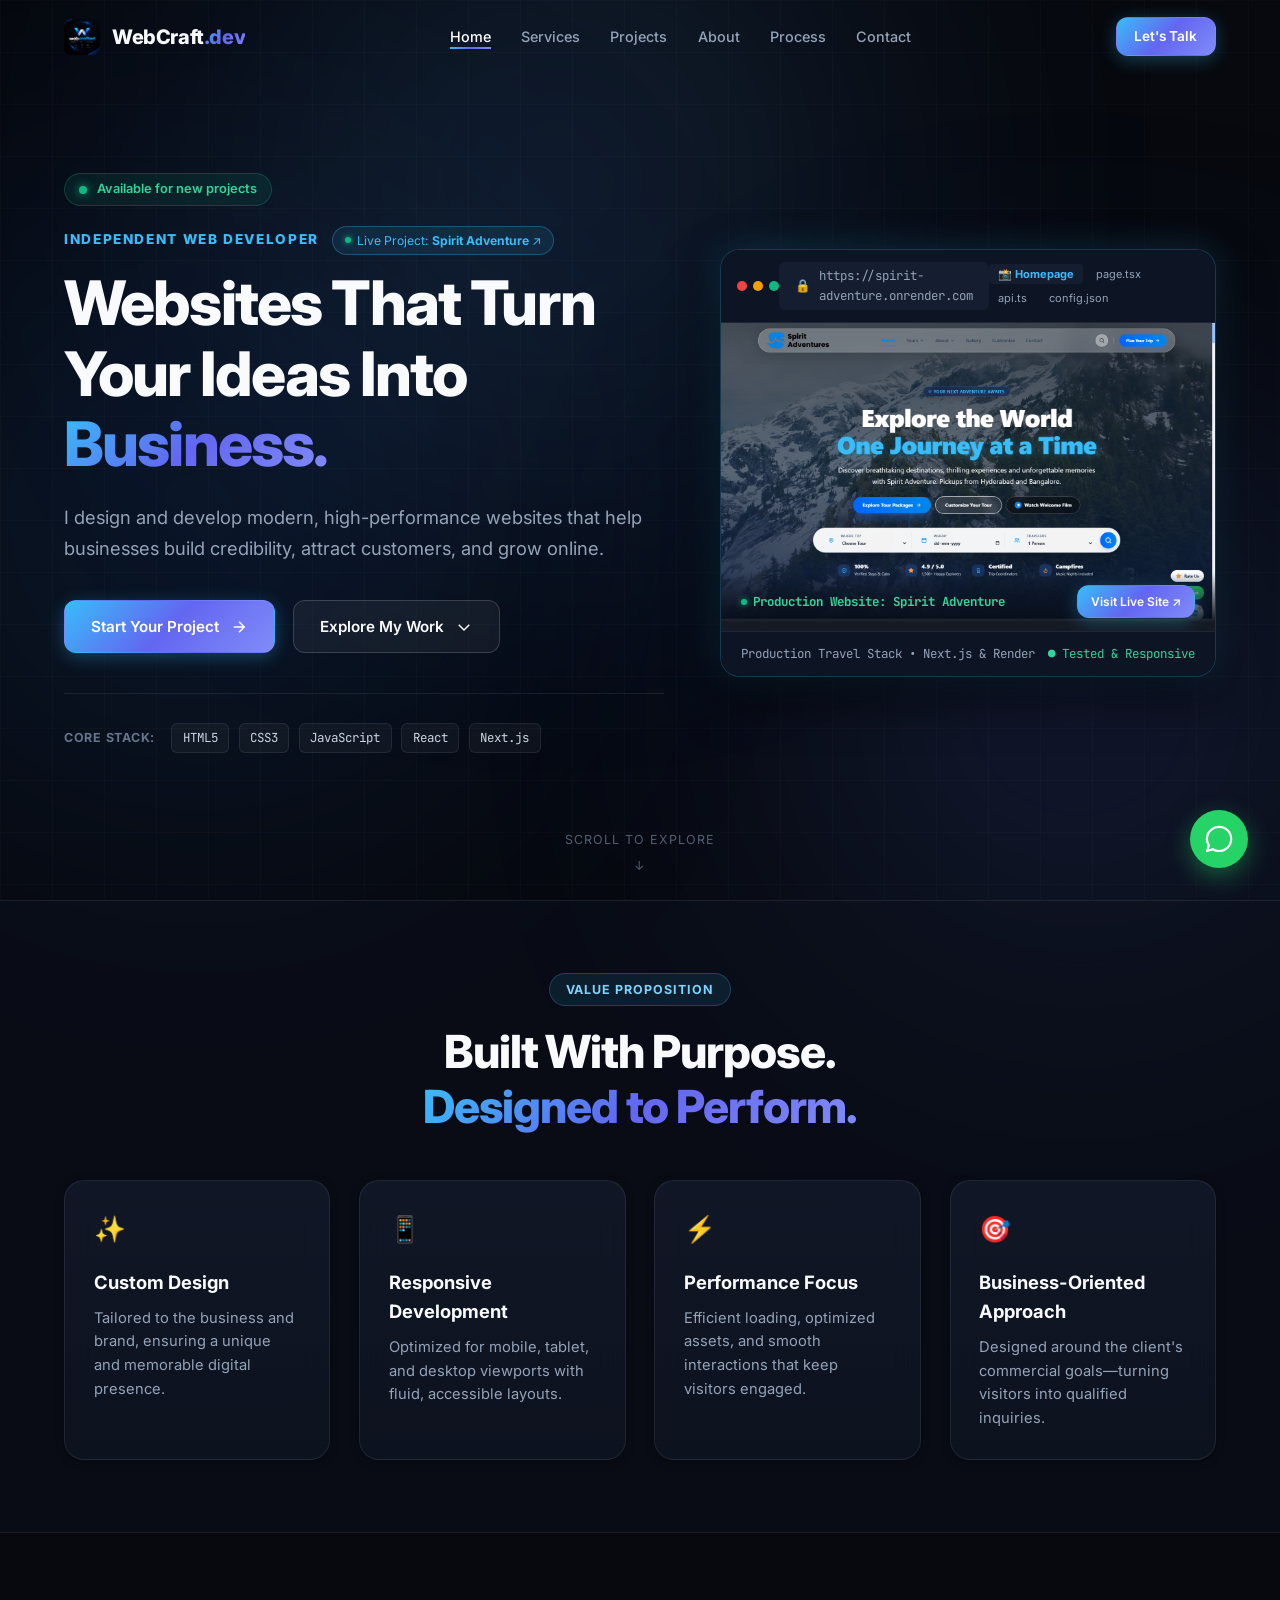
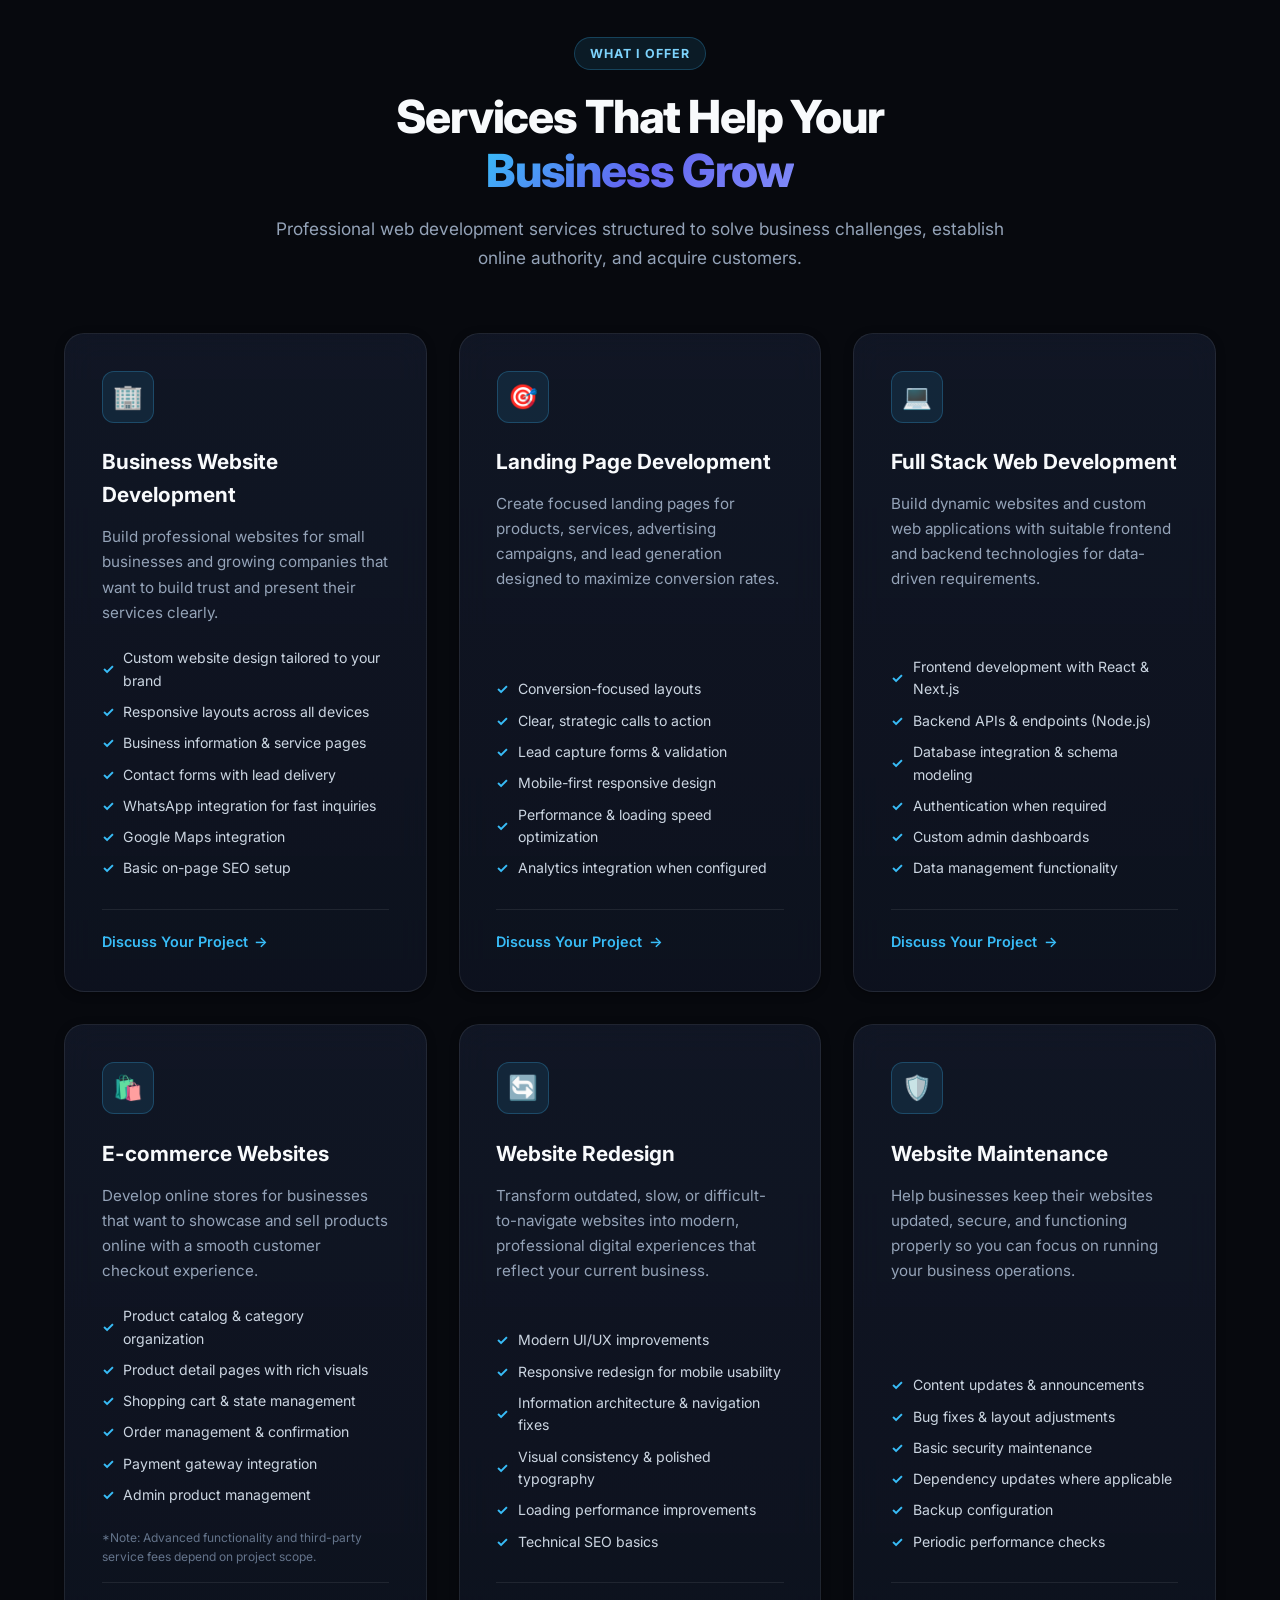
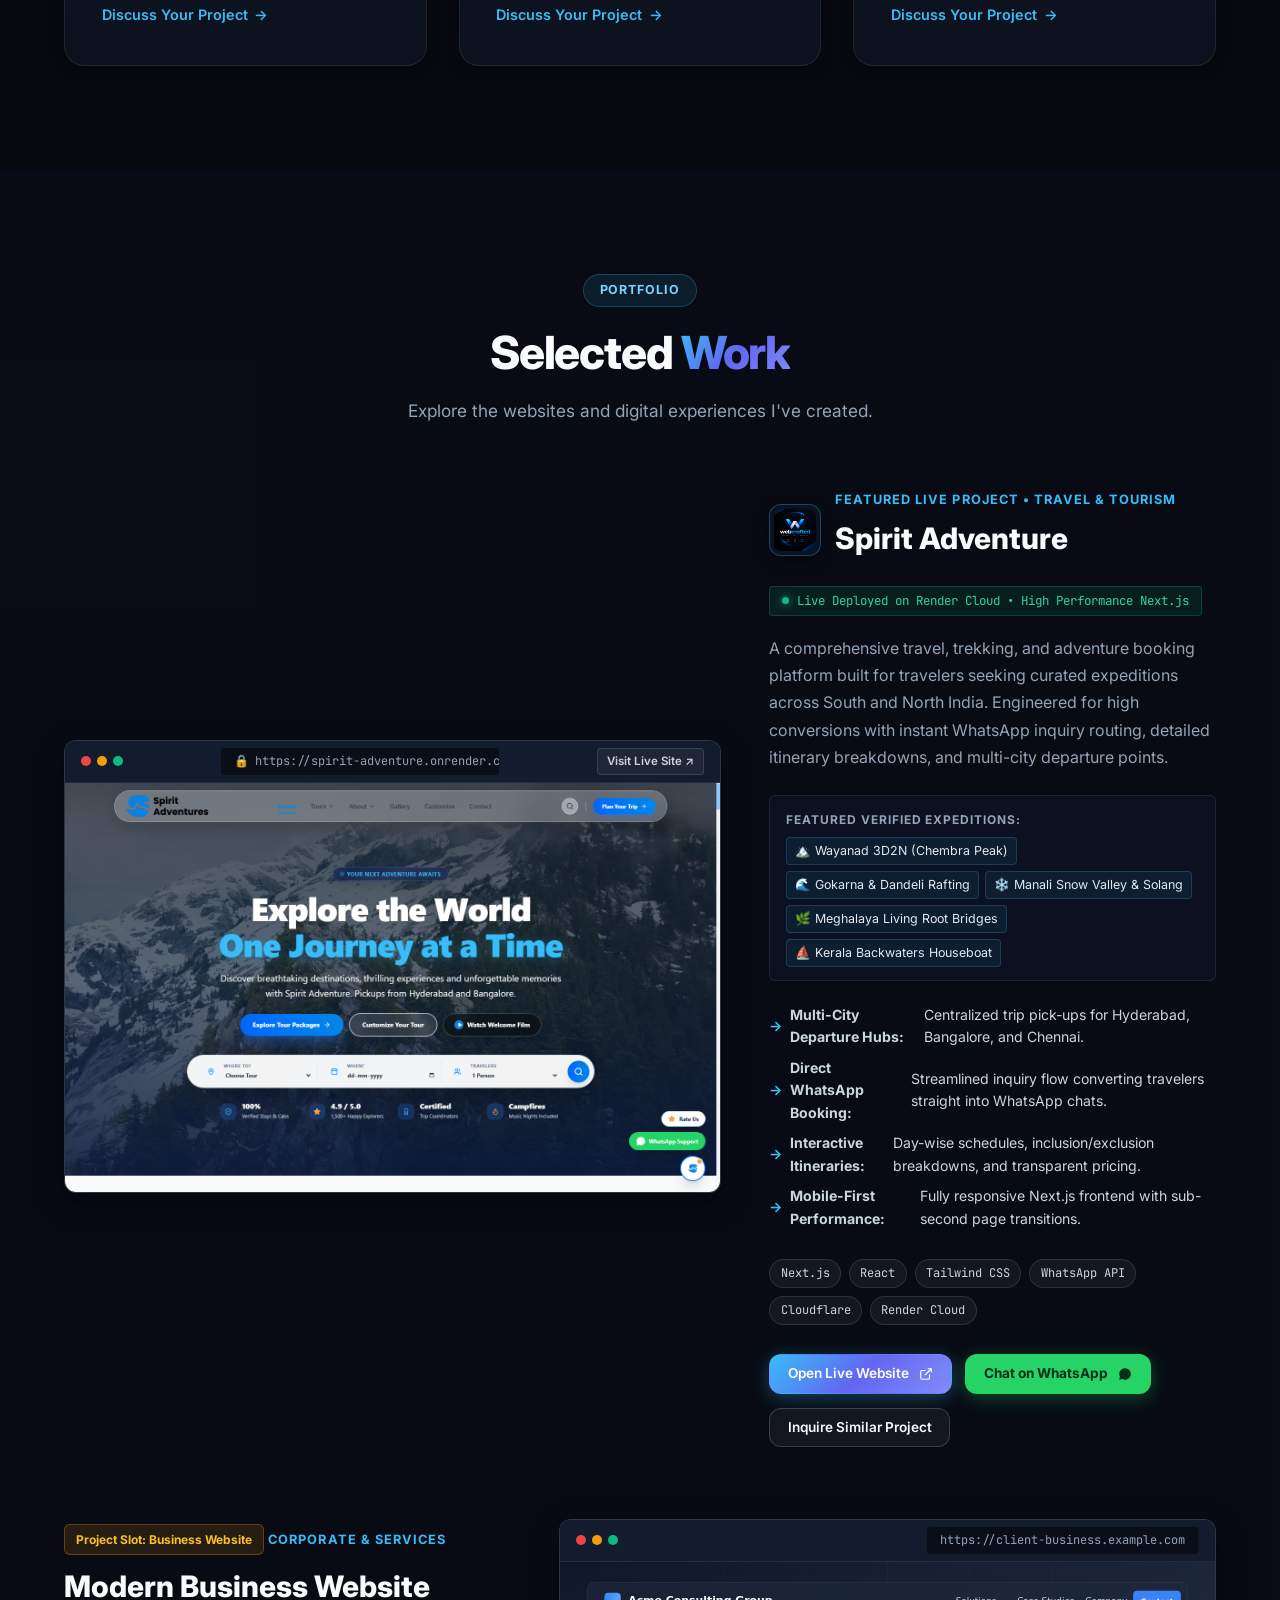
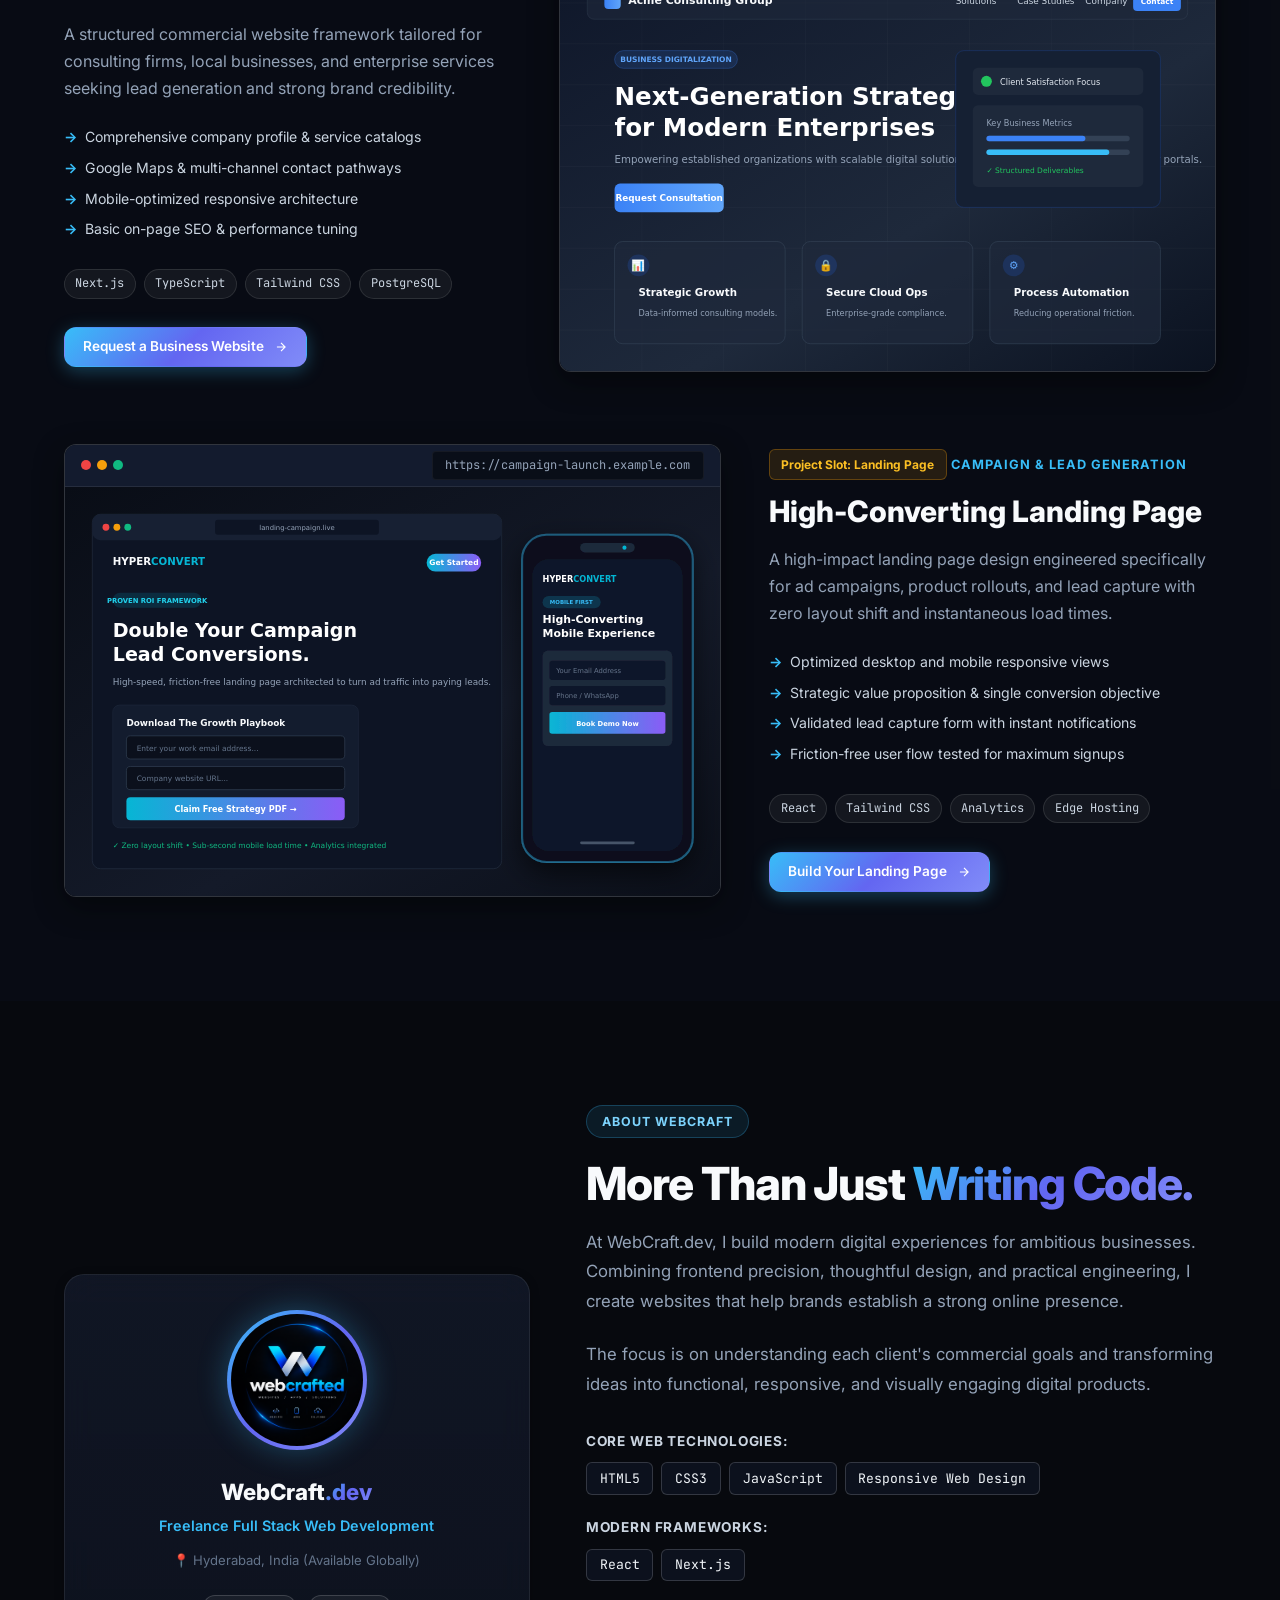
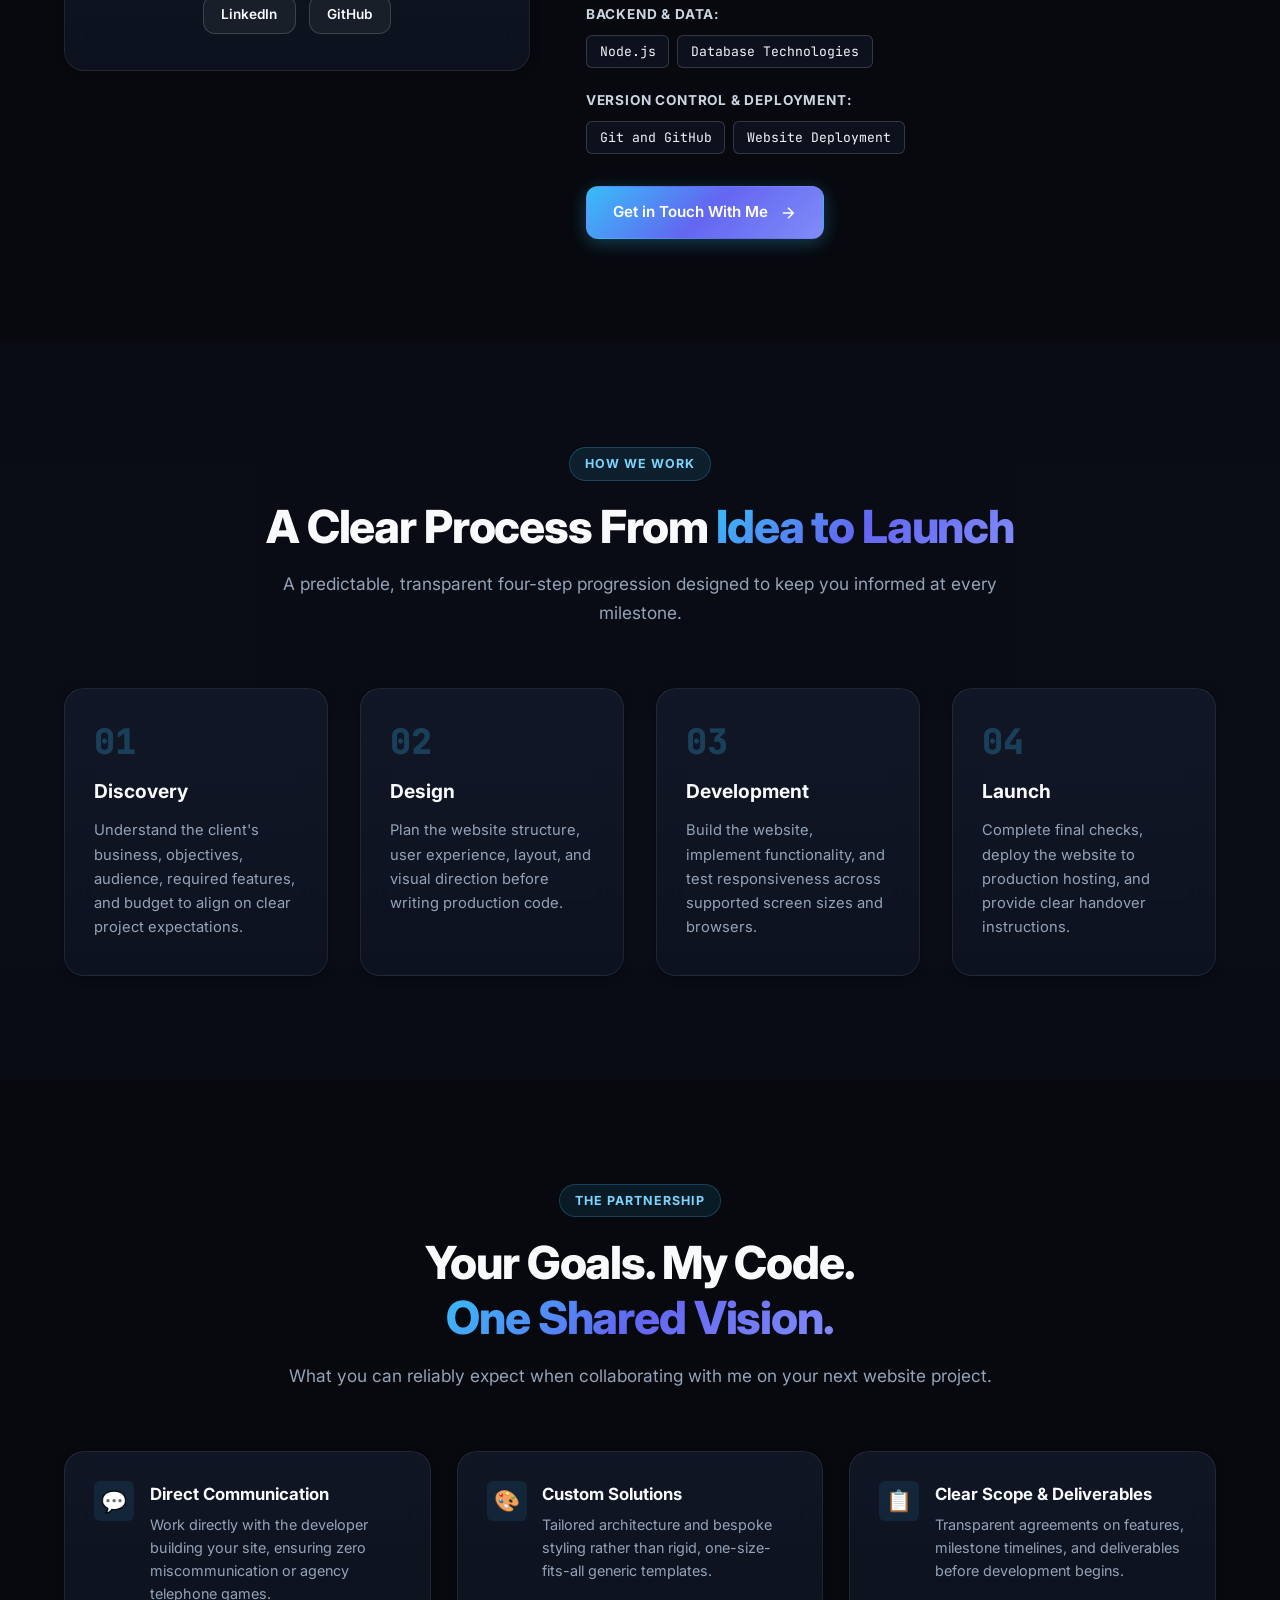
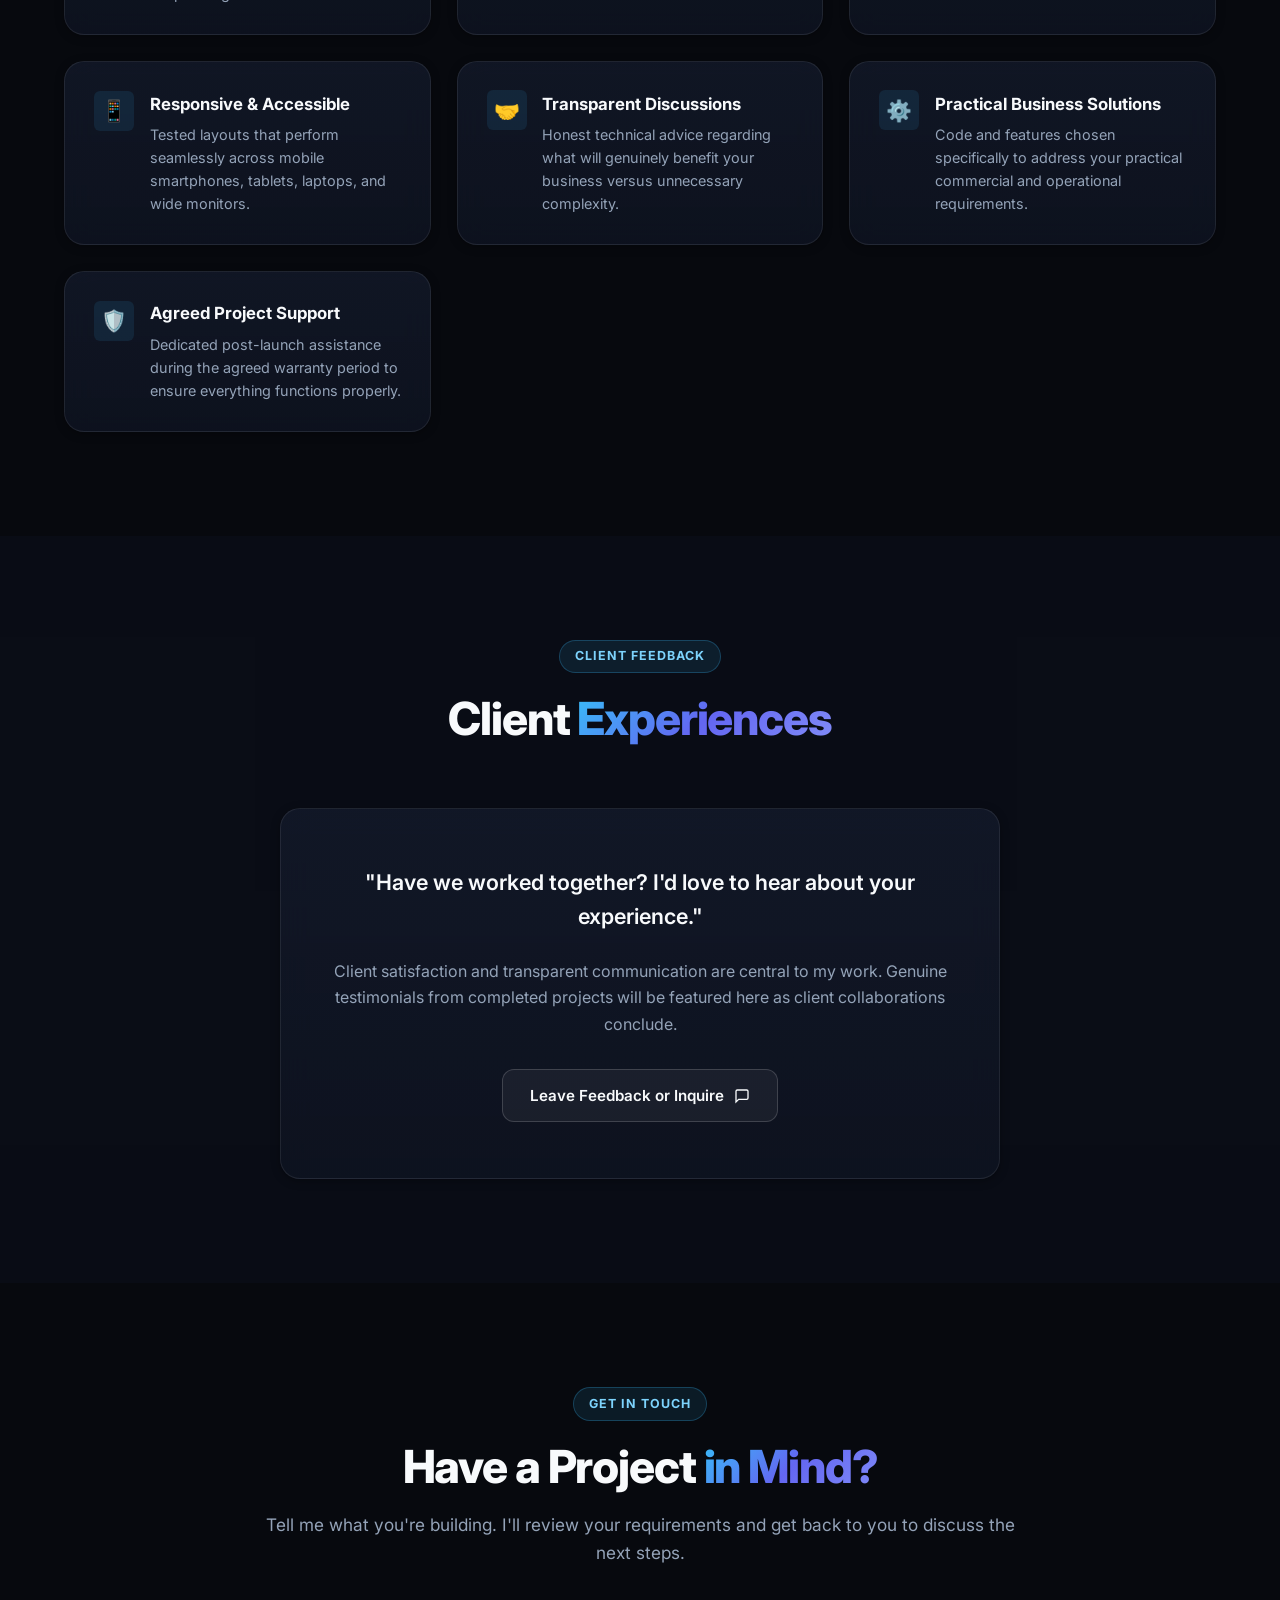
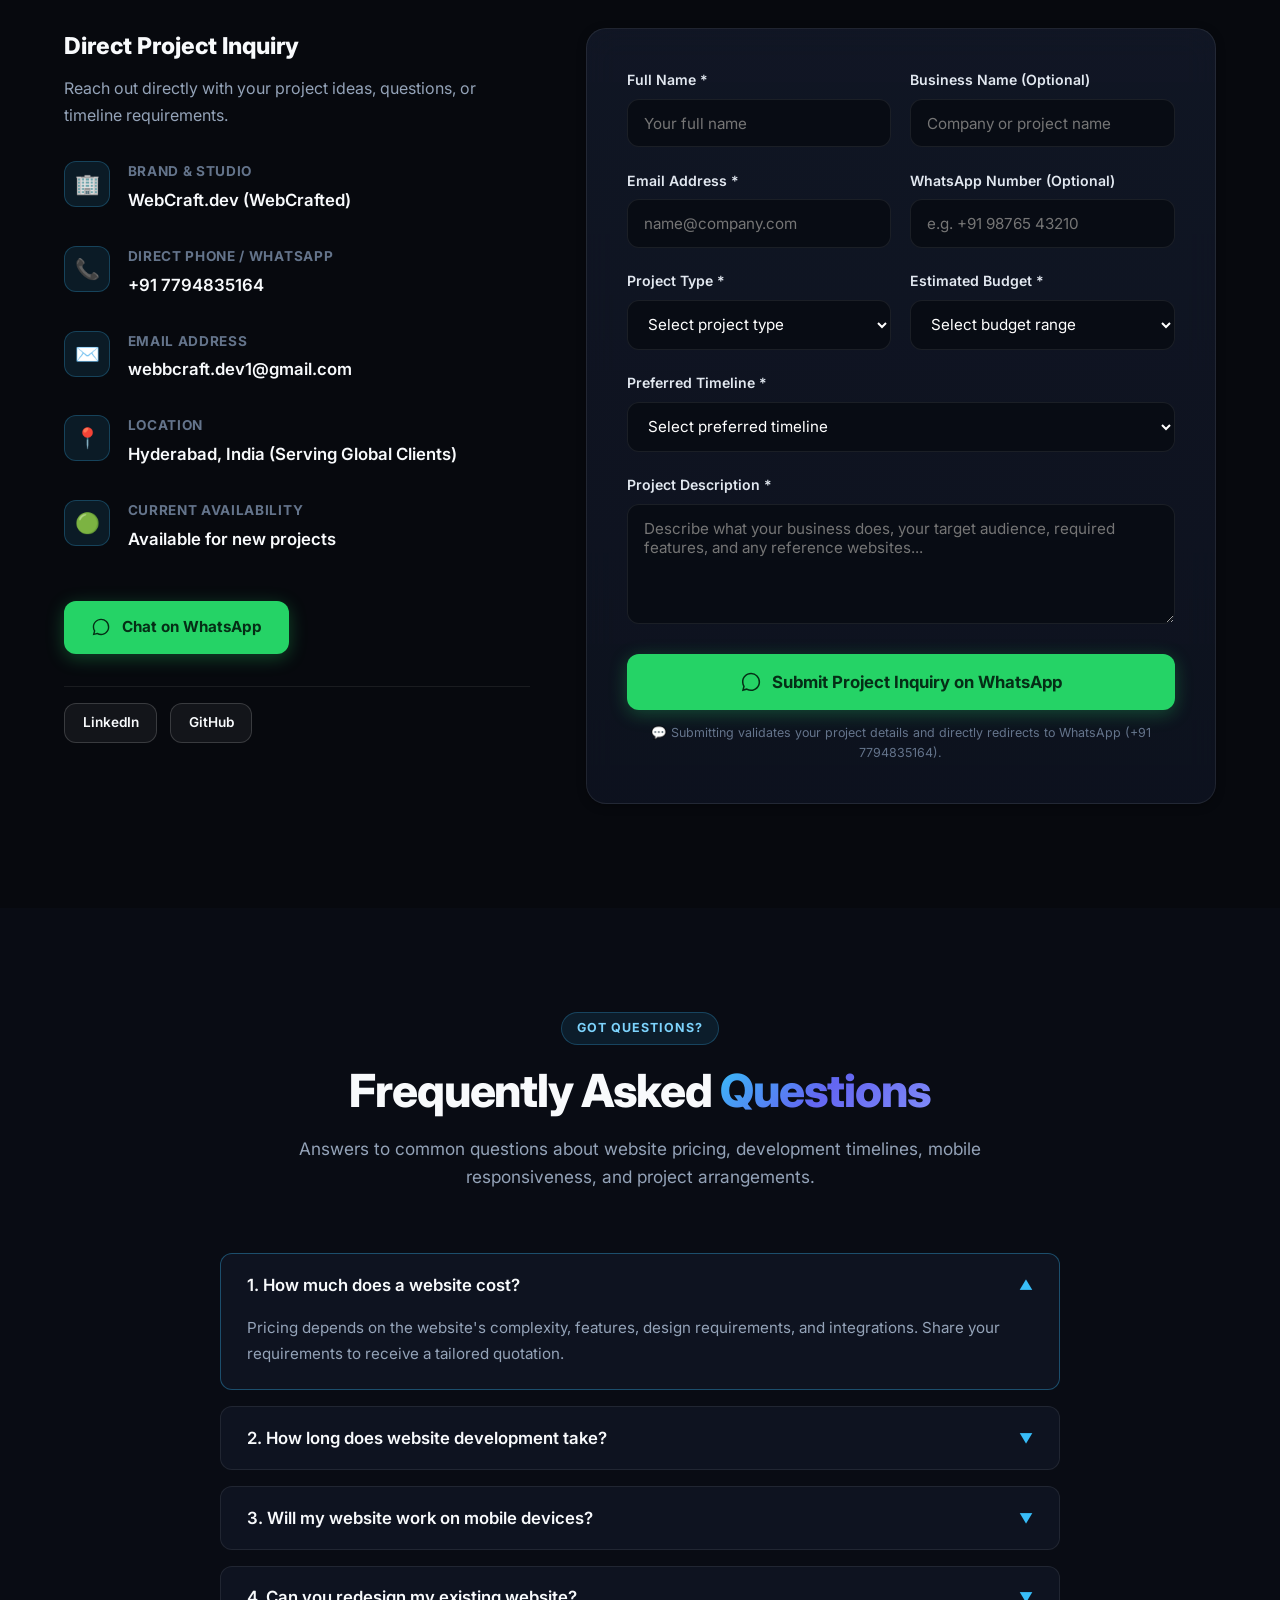
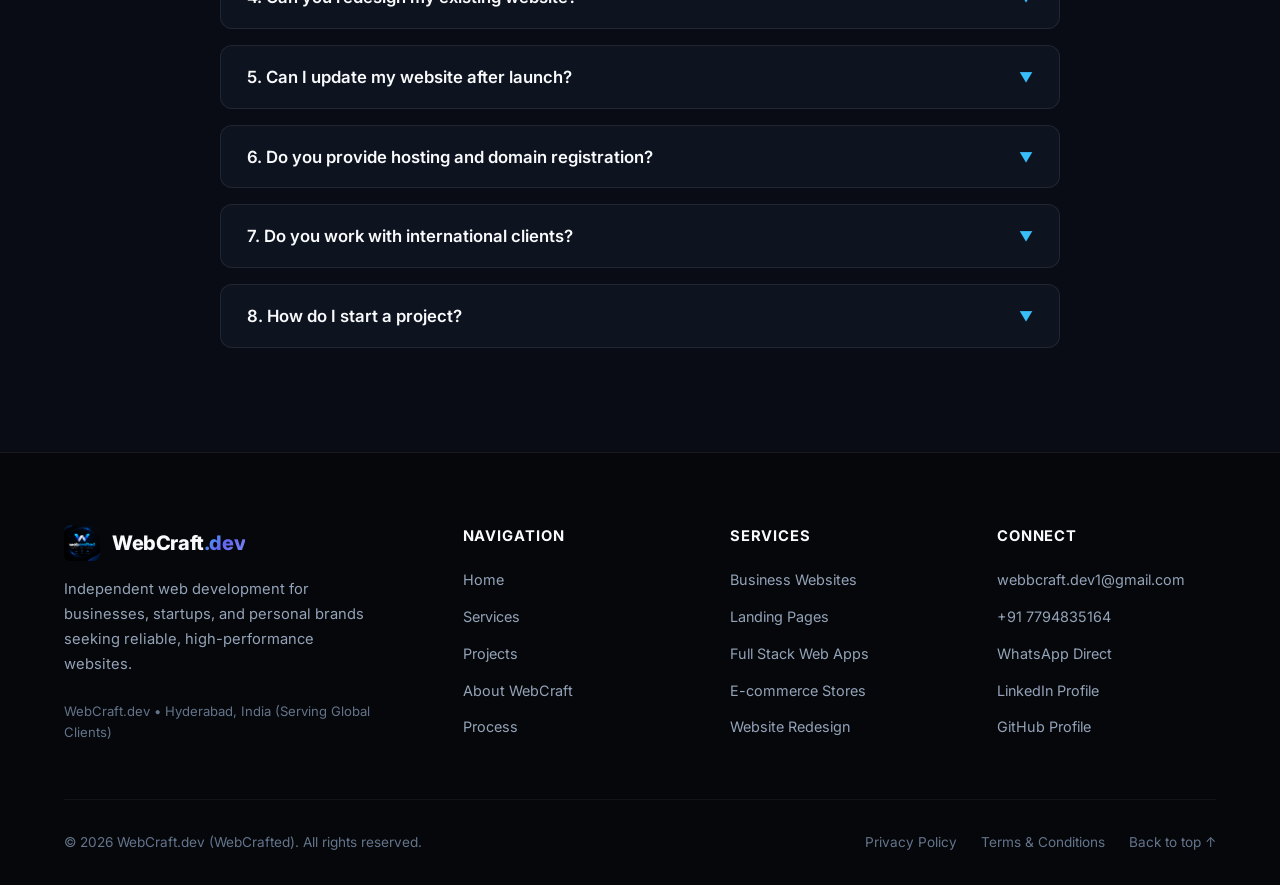
<file: index.html>
<!DOCTYPE html>
<html lang="en">
<head>
  <meta charset="UTF-8">
  <meta name="viewport" content="width=device-width, initial-scale=1.0">
  <title>WebCraft.dev | Freelance Full Stack Web Development</title>
  
  <meta name="description" content="WebCraft.dev — Freelance Full Stack Web Development. Modern, high-performance websites for businesses, startups, tourism companies, and growing brands.">
  <meta name="keywords" content="WebCraft.dev, WebCrafted, Freelance Web Developer, Full Stack Web Development, Next.js Developer, React Developer, Travel Website Development, Business Websites">
  <meta name="author" content="WebCraft.dev">

  <!-- Open Graph / Social Media -->
  <meta property="og:type" content="website">
  <meta property="og:url" content="https://webcraft.dev/">
  <meta property="og:title" content="WebCraft.dev | Modern Full Stack Web Development">
  <meta property="og:description" content="Websites That Turn Your Ideas Into Business. High-performance, modern websites designed to help businesses build credibility and grow.">
  <meta property="og:image" content="assets/spirit-adventure-home.png">

  <!-- Favicon -->
  <link rel="icon" type="image/png" href="Assests/Logo.png">
  <link rel="alternate icon" type="image/svg+xml" href="Assests/Logo.png">
  
  <!-- Google Fonts: Inter & JetBrains Mono -->
  <link rel="preconnect" href="https://fonts.googleapis.com">
  <link rel="preconnect" href="https://fonts.gstatic.com" crossorigin>
  <link href="https://fonts.googleapis.com/css2?family=Inter:wght@400;500;600;700;800&family=JetBrains+Mono:wght@400;500;600;700&display=swap" rel="stylesheet">

  <link rel="stylesheet" href="styles.css">
  <script src="config.js"></script>
</head>
<body>

  <!-- Background Ambient Lights & Grid -->
  <div class="ambient-glow ambient-glow-1"></div>
  <div class="ambient-glow ambient-glow-2"></div>
  <div class="ambient-glow ambient-glow-3"></div>
  <div class="bg-grid-overlay"></div>

  <!-- ==========================================================================
       Section 3: Navigation Bar
       ========================================================================== -->
  <header>
    <nav class="navbar" role="navigation" aria-label="Main Navigation">
      <div class="container nav-container">
        
        <!-- Left: Logo / Typographic Wordmark -->
        <a href="#home" class="brand-logo" aria-label="WebCraft.dev Home">
          <img src="Assests/Logo.png" alt="WebCrafted logo" class="brand-icon" onerror="this.onerror=null; this.src='assets/logo.svg';">
          <span>WebCraft<span class="gradient-text">.dev</span></span>
        </a>

        <!-- Center: Navigation Links -->
        <ul class="nav-links">
          <li><a href="#home" class="nav-link active">Home</a></li>
          <li><a href="#services" class="nav-link">Services</a></li>
          <li><a href="#projects" class="nav-link">Projects</a></li>
          <li><a href="#about" class="nav-link">About</a></li>
          <li><a href="#process" class="nav-link">Process</a></li>
          <li><a href="#contact" class="nav-link">Contact</a></li>
        </ul>

        <!-- Right: Action CTA -->
        <div class="nav-actions">
          <a href="#contact" class="btn btn-primary btn-sm">Let's Talk</a>
          <button class="nav-mobile-toggle" aria-label="Toggle navigation menu" aria-expanded="false">☰</button>
        </div>

      </div>
    </nav>
  </header>

  <!-- Mobile Drawer Menu -->
  <div class="mobile-nav-drawer" role="dialog" aria-modal="true" aria-label="Mobile Navigation">
    <a href="#home">Home</a>
    <a href="#services">Services</a>
    <a href="#projects">Projects</a>
    <a href="#about">About</a>
    <a href="#process">Process</a>
    <a href="#contact">Contact</a>
    <a href="#contact" class="btn btn-primary" style="margin-top: 1rem; color: #fff;">Let's Talk</a>
  </div>

  <!-- ==========================================================================
       Section 4: Hero Section
       ========================================================================== -->
  <section id="home" class="hero-section">
    <div class="container hero-grid">
      
      <div class="hero-content">
        <!-- Compact Availability Indicator -->
        <div class="availability-pill">
          <span class="availability-dot"></span>
          <span class="availability-text">Available for new projects</span>
        </div>

        <!-- Introductory Label & Featured Live Tag -->
        <div style="display: flex; align-items: center; gap: 0.8rem; flex-wrap: wrap; margin-bottom: 0.8rem;">
          <span class="hero-intro-label" style="margin-bottom: 0;">INDEPENDENT WEB DEVELOPER</span>
          <a href="#projects" class="hero-featured-tag">
            <span class="pulse-emerald"></span>
            <span>Live Project: <strong>Spirit Adventure</strong> ↗</span>
          </a>
        </div>

        <!-- Main Headline -->
        <h1 class="hero-title">
          Websites That Turn Your Ideas Into <span class="gradient-text">Business.</span>
        </h1>

        <!-- Supporting Description -->
        <p class="hero-description">
          I design and develop modern, high-performance websites that help businesses build credibility, attract customers, and grow online.
        </p>

        <!-- CTA Group -->
        <div class="hero-cta-group">
          <a href="#contact" class="btn btn-primary">
            <span>Start Your Project</span>
            <svg width="18" height="18" viewBox="0 0 24 24" fill="none" stroke="currentColor" stroke-width="2"><path d="M5 12h14M12 5l7 7-7 7"/></svg>
          </a>
          <a href="#projects" class="btn btn-secondary">
            <span>Explore My Work</span>
            <svg width="18" height="18" viewBox="0 0 24 24" fill="none" stroke="currentColor" stroke-width="2"><path d="M19 9l-7 7-7-7"/></svg>
          </a>
        </div>

        <!-- Technology Labels -->
        <div class="hero-tech-pills">
          <span class="hero-tech-label">Core Stack:</span>
          <span class="hero-tech-pill">HTML5</span>
          <span class="hero-tech-pill">CSS3</span>
          <span class="hero-tech-pill">JavaScript</span>
          <span class="hero-tech-pill">React</span>
          <span class="hero-tech-pill">Next.js</span>
        </div>
      </div>

      <!-- Hero Visual Preview Window -->
      <div class="hero-visual-card">
        <div class="browser-bar">
          <div class="browser-dots">
            <div class="browser-dot red"></div>
            <div class="browser-dot yellow"></div>
            <div class="browser-dot green"></div>
          </div>
          <div class="browser-url-input">
            <span>🔒</span>
            <span id="heroUrlDisplay">https://spirit-adventure.onrender.com</span>
          </div>
          <div style="display: flex; gap: 4px; flex-wrap: wrap;">
            <button class="browser-tab-btn active" data-file="spirit-preview" style="background:#151d30; color:#38bdf8; border:none; padding:3px 9px; border-radius:4px; font-size:11px; cursor:pointer; font-weight:700;">📸 Homepage</button>
            <button class="browser-tab-btn" data-file="page.tsx" style="background:transparent; color:#94a3b8; border:none; padding:3px 9px; border-radius:4px; font-size:11px; cursor:pointer;">page.tsx</button>
            <button class="browser-tab-btn" data-file="api.ts" style="background:transparent; color:#94a3b8; border:none; padding:3px 9px; border-radius:4px; font-size:11px; cursor:pointer;">api.ts</button>
            <button class="browser-tab-btn" data-file="config.json" style="background:transparent; color:#94a3b8; border:none; padding:3px 9px; border-radius:4px; font-size:11px; cursor:pointer;">config.json</button>
          </div>
        </div>

        <!-- Spirit Adventure Homepage Screenshot (Active View by Default) -->
        <div id="heroSpiritPreviewView" class="hero-screenshot-wrapper">
          <img src="assets/spirit-adventure-home.png" alt="Spirit Adventure Website Homepage Screenshot" class="hero-screenshot-img" loading="eager">
          <div class="hero-screenshot-overlay">
            <div class="hero-screenshot-badge">
              <span class="pulse-emerald"></span> Production Website: Spirit Adventure
            </div>
            <a href="https://spirit-adventure.onrender.com/" target="_blank" rel="noopener noreferrer" class="btn btn-primary btn-sm" style="font-size: 0.75rem; padding: 0.35rem 0.8rem;">
              Visit Live Site ↗
            </a>
          </div>
        </div>

        <!-- Code Content Area (Visible when code tabs are clicked) -->
        <div class="browser-content-area" id="heroCodeArea" style="display: none;">
          <pre style="margin:0; overflow-x:auto;"><code id="heroCodeContent"></code></pre>
        </div>

        <div style="padding:0.75rem 1.25rem; background:#0d1424; border-top:1px solid var(--border-subtle); display:flex; justify-content:space-between; align-items:center; font-size:0.78rem; font-family:var(--font-mono); color:var(--text-muted);">
          <span>Production Travel Stack • Next.js &amp; Render</span>
          <span style="color:#34d399;">● Tested &amp; Responsive</span>
        </div>
      </div>

    </div>

    <!-- Scroll Indicator -->
    <a href="#trust" class="hero-scroll-indicator" aria-label="Scroll to next section">
      <span>Scroll to explore</span>
      <span>↓</span>
    </a>
  </section>

  <!-- ==========================================================================
       Section 5: Trust and Value Section
       ========================================================================== -->
  <section id="trust" class="trust-section">
    <div class="container">
      <div class="section-header" style="margin-bottom: 2.8rem;">
        <span class="section-tag">Value Proposition</span>
        <h2 class="section-title">Built With Purpose. <span class="gradient-text">Designed to Perform.</span></h2>
      </div>

      <div class="trust-grid">
        <div class="glass-card trust-item">
          <div class="trust-icon">✨</div>
          <h3 class="trust-title">Custom Design</h3>
          <p class="trust-desc">Tailored to the business and brand, ensuring a unique and memorable digital presence.</p>
        </div>

        <div class="glass-card trust-item">
          <div class="trust-icon">📱</div>
          <h3 class="trust-title">Responsive Development</h3>
          <p class="trust-desc">Optimized for mobile, tablet, and desktop viewports with fluid, accessible layouts.</p>
        </div>

        <div class="glass-card trust-item">
          <div class="trust-icon">⚡</div>
          <h3 class="trust-title">Performance Focus</h3>
          <p class="trust-desc">Efficient loading, optimized assets, and smooth interactions that keep visitors engaged.</p>
        </div>

        <div class="glass-card trust-item">
          <div class="trust-icon">🎯</div>
          <h3 class="trust-title">Business-Oriented Approach</h3>
          <p class="trust-desc">Designed around the client's commercial goals—turning visitors into qualified inquiries.</p>
        </div>
      </div>
    </div>
  </section>

  <!-- ==========================================================================
       Section 6: Services Section
       ========================================================================== -->
  <section id="services">
    <div class="container">
      <div class="section-header">
        <span class="section-tag">What I Offer</span>
        <h2 class="section-title">Services That Help Your <span class="gradient-text">Business Grow</span></h2>
        <p class="section-desc">
          Professional web development services structured to solve business challenges, establish online authority, and acquire customers.
        </p>
      </div>

      <div class="services-grid">
        
        <!-- Service 1: Business Website Development -->
        <div class="glass-card service-card">
          <div class="service-icon-box">🏢</div>
          <h3 class="service-title">Business Website Development</h3>
          <p class="service-desc">
            Build professional websites for small businesses and growing companies that want to build trust and present their services clearly.
          </p>
          <ul class="service-features-list">
            <li>Custom website design tailored to your brand</li>
            <li>Responsive layouts across all devices</li>
            <li>Business information &amp; service pages</li>
            <li>Contact forms with lead delivery</li>
            <li>WhatsApp integration for fast inquiries</li>
            <li>Google Maps integration</li>
            <li>Basic on-page SEO setup</li>
          </ul>
          <div class="service-footer-cta">
            <a href="#contact" class="discuss-link">Discuss Your Project <span>→</span></a>
          </div>
        </div>

        <!-- Service 2: Landing Page Development -->
        <div class="glass-card service-card">
          <div class="service-icon-box">🎯</div>
          <h3 class="service-title">Landing Page Development</h3>
          <p class="service-desc">
            Create focused landing pages for products, services, advertising campaigns, and lead generation designed to maximize conversion rates.
          </p>
          <ul class="service-features-list">
            <li>Conversion-focused layouts</li>
            <li>Clear, strategic calls to action</li>
            <li>Lead capture forms &amp; validation</li>
            <li>Mobile-first responsive design</li>
            <li>Performance &amp; loading speed optimization</li>
            <li>Analytics integration when configured</li>
          </ul>
          <div class="service-footer-cta">
            <a href="#contact" class="discuss-link">Discuss Your Project <span>→</span></a>
          </div>
        </div>

        <!-- Service 3: Full Stack Web Development -->
        <div class="glass-card service-card">
          <div class="service-icon-box">💻</div>
          <h3 class="service-title">Full Stack Web Development</h3>
          <p class="service-desc">
            Build dynamic websites and custom web applications with suitable frontend and backend technologies for data-driven requirements.
          </p>
          <ul class="service-features-list">
            <li>Frontend development with React &amp; Next.js</li>
            <li>Backend APIs &amp; endpoints (Node.js)</li>
            <li>Database integration &amp; schema modeling</li>
            <li>Authentication when required</li>
            <li>Custom admin dashboards</li>
            <li>Data management functionality</li>
          </ul>
          <div class="service-footer-cta">
            <a href="#contact" class="discuss-link">Discuss Your Project <span>→</span></a>
          </div>
        </div>

        <!-- Service 4: E-commerce Websites -->
        <div class="glass-card service-card">
          <div class="service-icon-box">🛍️</div>
          <h3 class="service-title">E-commerce Websites</h3>
          <p class="service-desc">
            Develop online stores for businesses that want to showcase and sell products online with a smooth customer checkout experience.
          </p>
          <ul class="service-features-list">
            <li>Product catalog &amp; category organization</li>
            <li>Product detail pages with rich visuals</li>
            <li>Shopping cart &amp; state management</li>
            <li>Order management &amp; confirmation</li>
            <li>Payment gateway integration</li>
            <li>Admin product management</li>
          </ul>
          <p style="font-size:0.75rem; color:var(--text-dim); margin-top:-0.5rem; margin-bottom:1rem;">
            *Note: Advanced functionality and third-party service fees depend on project scope.
          </p>
          <div class="service-footer-cta">
            <a href="#contact" class="discuss-link">Discuss Your Project <span>→</span></a>
          </div>
        </div>

        <!-- Service 5: Website Redesign -->
        <div class="glass-card service-card">
          <div class="service-icon-box">🔄</div>
          <h3 class="service-title">Website Redesign</h3>
          <p class="service-desc">
            Transform outdated, slow, or difficult-to-navigate websites into modern, professional digital experiences that reflect your current business.
          </p>
          <ul class="service-features-list">
            <li>Modern UI/UX improvements</li>
            <li>Responsive redesign for mobile usability</li>
            <li>Information architecture &amp; navigation fixes</li>
            <li>Visual consistency &amp; polished typography</li>
            <li>Loading performance improvements</li>
            <li>Technical SEO basics</li>
          </ul>
          <div class="service-footer-cta">
            <a href="#contact" class="discuss-link">Discuss Your Project <span>→</span></a>
          </div>
        </div>

        <!-- Service 6: Website Maintenance -->
        <div class="glass-card service-card">
          <div class="service-icon-box">🛡️</div>
          <h3 class="service-title">Website Maintenance</h3>
          <p class="service-desc">
            Help businesses keep their websites updated, secure, and functioning properly so you can focus on running your business operations.
          </p>
          <ul class="service-features-list">
            <li>Content updates &amp; announcements</li>
            <li>Bug fixes &amp; layout adjustments</li>
            <li>Basic security maintenance</li>
            <li>Dependency updates where applicable</li>
            <li>Backup configuration</li>
            <li>Periodic performance checks</li>
          </ul>
          <div class="service-footer-cta">
            <a href="#contact" class="discuss-link">Discuss Your Project <span>→</span></a>
          </div>
        </div>

      </div>
    </div>
  </section>

  <!--
       Section 7: Featured Projects Section (Selected Work)
        -->
  <section id="projects" style="background: rgba(14, 19, 32, 0.35);">
    <div class="container">
      <div class="section-header">
        <span class="section-tag">Portfolio</span>
        <h2 class="section-title">Selected <span class="gradient-text">Work</span></h2>
        <p class="section-desc">
          Explore the websites and digital experiences I've created.
        </p>
      </div>

      <div class="projects-editorial-list">
        
        <!-- Project 1: Spirit Adventure (REAL LIVE PRODUCTION PROJECT) -->
        <article class="project-showcase-item project-featured-hero" id="spiritAdventureShowcase">
          <!-- Desktop Mockup Frame with Homepage Screenshot -->
          <div class="project-preview-side">
            <div class="device-frame-desktop">
              <div class="device-desktop-header">
                <div class="device-dots">
                  <div class="browser-dot red"></div>
                  <div class="browser-dot yellow"></div>
                  <div class="browser-dot green"></div>
                </div>
                <div class="device-url-bar">
                  <span>🔒</span>
                  <span>https://spirit-adventure.onrender.com</span>
                </div>
                <a href="https://spirit-adventure.onrender.com/" target="_blank" rel="noopener noreferrer" class="device-mode-btn" title="Open live website in new tab">
                  <span>Visit Live Site ↗</span>
                </a>
              </div>

              <!-- Media Box with Website Homepage Screenshot -->
              <div class="device-media-box">
                <img src="assets/spirit-adventure-home.png" alt="Spirit Adventure Website Homepage Screenshot" loading="lazy" class="project-screenshot-img">
              </div>
            </div>
          </div>

          <!-- Project Info -->
          <div class="project-info-side">
            <div class="project-header-row">
              <img src="Assests/Logo.png" alt="Spirit Adventure Logo" class="project-brand-avatar">
              <div>
                <span class="project-category-tag">Featured Live Project • Travel &amp; Tourism</span>
                <h3 class="project-title">Spirit Adventure</h3>
              </div>
            </div>

            <div class="live-deployment-badge">
              <span class="badge-status-dot"></span>
              <span>Live Deployed on Render Cloud • High Performance Next.js</span>
            </div>

            <p class="project-description">
              A comprehensive travel, trekking, and adventure booking platform built for travelers seeking curated expeditions across South and North India. Engineered for high conversions with instant WhatsApp inquiry routing, detailed itinerary breakdowns, and multi-city departure points.
            </p>

            <div class="project-tours-highlight">
              <span class="tours-label">Featured Verified Expeditions:</span>
              <div class="tours-pills-grid">
                <span class="tour-pill">🏔️ Wayanad 3D2N (Chembra Peak)</span>
                <span class="tour-pill">🌊 Gokarna &amp; Dandeli Rafting</span>
                <span class="tour-pill">❄️ Manali Snow Valley &amp; Solang</span>
                <span class="tour-pill">🌿 Meghalaya Living Root Bridges</span>
                <span class="tour-pill">⛵ Kerala Backwaters Houseboat</span>
              </div>
            </div>

            <ul class="project-highlights-list">
              <li><strong>Multi-City Departure Hubs:</strong> Centralized trip pick-ups for Hyderabad, Bangalore, and Chennai.</li>
              <li><strong>Direct WhatsApp Booking:</strong> Streamlined inquiry flow converting travelers straight into WhatsApp chats.</li>
              <li><strong>Interactive Itineraries:</strong> Day-wise schedules, inclusion/exclusion breakdowns, and transparent pricing.</li>
              <li><strong>Mobile-First Performance:</strong> Fully responsive Next.js frontend with sub-second page transitions.</li>
            </ul>

            <div class="project-tech-tags">
              <span class="tech-tag">Next.js</span>
              <span class="tech-tag">React</span>
              <span class="tech-tag">Tailwind CSS</span>
              <span class="tech-tag">WhatsApp API</span>
              <span class="tech-tag">Cloudflare</span>
              <span class="tech-tag">Render Cloud</span>
            </div>

            <div class="project-actions-group">
              <a href="https://spirit-adventure.onrender.com/" target="_blank" rel="noopener noreferrer" class="btn btn-primary btn-sm">
                <span>Open Live Website</span>
                <svg width="14" height="14" viewBox="0 0 24 24" fill="none" stroke="currentColor" stroke-width="2"><path d="M18 13v6a2 2 0 0 1-2 2H5a2 2 0 0 1-2-2V8a2 2 0 0 1 2-2h6"/><polyline points="15 3 21 3 21 9"/><line x1="10" y1="14" x2="21" y2="3"/></svg>
              </a>
              <a href="https://wa.me/917794835164?text=Hi%20WebCraft.dev,%20I%20saw%20your%20Spirit%20Adventure%20project%20and%20would%20like%20to%20build%20a%20similar%20travel%20or%20booking%20website!" target="_blank" rel="noopener noreferrer" class="btn btn-whatsapp btn-sm">
                <span>Chat on WhatsApp</span>
                <svg width="14" height="14" viewBox="0 0 24 24" fill="currentColor"><path d="M12.04 2c-5.46 0-9.91 4.45-9.91 9.91 0 1.75.46 3.45 1.32 4.95L2.05 22l5.25-1.38c1.45.79 3.08 1.21 4.74 1.21 5.46 0 9.91-4.45 9.91-9.91 0-2.65-1.03-5.14-2.9-7.01A9.816 9.816 0 0 0 12.04 2z"/></svg>
              </a>
              <a href="#contact" class="btn btn-secondary btn-sm">Inquire Similar Project</a>
            </div>
          </div>
        </article>

        <!-- Project 2: Business Website (CLEARLY MARKED PLACEHOLDER) -->
        <article class="project-showcase-item reverse">
          <div class="project-preview-side">
            <div class="device-frame-desktop">
              <div class="device-desktop-header">
                <div class="device-dots">
                  <div class="browser-dot red"></div>
                  <div class="browser-dot yellow"></div>
                  <div class="browser-dot green"></div>
                </div>
                <div class="device-url-bar">https://client-business.example.com</div>
              </div>
              <div class="device-media-box">
                <img src="assets/placeholder-business.svg" alt="Business Website Preview Placeholder" loading="lazy">
              </div>
            </div>
          </div>

          <div class="project-info-side">
            <span class="placeholder-badge">Project Slot: Business Website</span>
            <span class="project-category-tag">Corporate &amp; Services</span>
            <h3 class="project-title">Modern Business Website</h3>
            <p class="project-description">
              A structured commercial website framework tailored for consulting firms, local businesses, and enterprise services seeking lead generation and strong brand credibility.
            </p>

            <ul class="project-highlights-list">
              <li>Comprehensive company profile &amp; service catalogs</li>
              <li>Google Maps &amp; multi-channel contact pathways</li>
              <li>Mobile-optimized responsive architecture</li>
              <li>Basic on-page SEO &amp; performance tuning</li>
            </ul>

            <div class="project-tech-tags">
              <span class="tech-tag">Next.js</span>
              <span class="tech-tag">TypeScript</span>
              <span class="tech-tag">Tailwind CSS</span>
              <span class="tech-tag">PostgreSQL</span>
            </div>

            <div style="display: flex; gap: 1rem; align-items: center; flex-wrap: wrap;">
              <a href="#contact" class="btn btn-primary btn-sm">
                <span>Request a Business Website</span>
                <svg width="14" height="14" viewBox="0 0 24 24" fill="none" stroke="currentColor" stroke-width="2"><path d="M5 12h14M12 5l7 7-7 7"/></svg>
              </a>
            </div>
          </div>
        </article>

        <!-- Project 3: Conversion-Focused Landing Page (CLEARLY MARKED PLACEHOLDER) -->
        <article class="project-showcase-item">
          <div class="project-preview-side">
            <div class="device-frame-desktop">
              <div class="device-desktop-header">
                <div class="device-dots">
                  <div class="browser-dot red"></div>
                  <div class="browser-dot yellow"></div>
                  <div class="browser-dot green"></div>
                </div>
                <div class="device-url-bar">https://campaign-launch.example.com</div>
              </div>
              <div class="device-media-box">
                <img src="assets/placeholder-landing.svg" alt="Landing Page Preview Placeholder" loading="lazy">
              </div>
            </div>
          </div>

          <div class="project-info-side">
            <span class="placeholder-badge">Project Slot: Landing Page</span>
            <span class="project-category-tag">Campaign &amp; Lead Generation</span>
            <h3 class="project-title">High-Converting Landing Page</h3>
            <p class="project-description">
              A high-impact landing page design engineered specifically for ad campaigns, product rollouts, and lead capture with zero layout shift and instantaneous load times.
            </p>

            <ul class="project-highlights-list">
              <li>Optimized desktop and mobile responsive views</li>
              <li>Strategic value proposition &amp; single conversion objective</li>
              <li>Validated lead capture form with instant notifications</li>
              <li>Friction-free user flow tested for maximum signups</li>
            </ul>

            <div class="project-tech-tags">
              <span class="tech-tag">React</span>
              <span class="tech-tag">Tailwind CSS</span>
              <span class="tech-tag">Analytics</span>
              <span class="tech-tag">Edge Hosting</span>
            </div>

            <div style="display: flex; gap: 1rem; align-items: center; flex-wrap: wrap;">
              <a href="#contact" class="btn btn-primary btn-sm">
                <span>Build Your Landing Page</span>
                <svg width="14" height="14" viewBox="0 0 24 24" fill="none" stroke="currentColor" stroke-width="2"><path d="M5 12h14M12 5l7 7-7 7"/></svg>
              </a>
            </div>
          </div>
        </article>

      </div>
    </div>
  </section>

  <!-- ==========================================================================
       Section 8: About Me Section
       ========================================================================== -->
  <section id="about">
    <div class="container">
      <div class="about-grid">
        
        <!-- Portrait / Brand Card -->
        <div class="glass-card about-portrait-card">
          <div class="portrait-avatar-box">
            <img src="Assests/Logo.png" alt="WebCraft.dev" class="portrait-img" onerror="this.onerror=null; this.src='assets/logo.svg';">
          </div>
          <h3 class="about-author-name">WebCraft<span class="gradient-text">.dev</span></h3>
          <p class="about-author-role">Freelance Full Stack Web Development</p>
          <p class="about-author-location">📍 Hyderabad, India (Available Globally)</p>

          <div style="margin-top: 1.5rem; display: flex; gap: 0.8rem;">
            <a href="https://www.linkedin.com/in/shaunak-kompalwar-60a5243b6/" target="_blank" rel="noopener noreferrer" class="btn btn-secondary btn-sm config-linkedin">LinkedIn</a>
            <a href="https://github.com/shaunakkompalwar968" target="_blank" rel="noopener noreferrer" class="btn btn-secondary btn-sm config-github">GitHub</a>
          </div>
        </div>

        <!-- Bio & Technical Skills Content -->
        <div class="about-text-content">
          <span class="section-tag">About WebCraft</span>
          <h2 class="section-title">More Than Just <span class="gradient-text">Writing Code.</span></h2>
          
          <p>
            At WebCraft.dev, I build modern digital experiences for ambitious businesses. Combining frontend precision, thoughtful design, and practical engineering, I create websites that help brands establish a strong online presence.
          </p>
          <p>
            The focus is on understanding each client's commercial goals and transforming ideas into functional, responsive, and visually engaging digital products.
          </p>

          <!-- Grouped Technical Skills -->
          <div class="skills-proficiency-groups">
            <div>
              <div class="skills-group-title">Core Web Technologies:</div>
              <div class="skills-pills-row">
                <span class="skill-pill">HTML5</span>
                <span class="skill-pill">CSS3</span>
                <span class="skill-pill">JavaScript</span>
                <span class="skill-pill">Responsive Web Design</span>
              </div>
            </div>

            <div>
              <div class="skills-group-title">Modern Frameworks:</div>
              <div class="skills-pills-row">
                <span class="skill-pill">React</span>
                <span class="skill-pill">Next.js</span>
              </div>
            </div>

            <div>
              <div class="skills-group-title">Backend &amp; Data:</div>
              <div class="skills-pills-row">
                <span class="skill-pill">Node.js</span>
                <span class="skill-pill">Database Technologies</span>
              </div>
            </div>

            <div>
              <div class="skills-group-title">Version Control &amp; Deployment:</div>
              <div class="skills-pills-row">
                <span class="skill-pill">Git and GitHub</span>
                <span class="skill-pill">Website Deployment</span>
              </div>
            </div>
          </div>

          <div style="margin-top: 2rem;">
            <a href="#contact" class="btn btn-primary">
              <span>Get in Touch With Me</span>
              <svg width="18" height="18" viewBox="0 0 24 24" fill="none" stroke="currentColor" stroke-width="2"><path d="M5 12h14M12 5l7 7-7 7"/></svg>
            </a>
          </div>
        </div>

      </div>
    </div>
  </section>

  <!-- ==========================================================================
       Section 9: Development Process Timeline
       ========================================================================== -->
  <section id="process" style="background: rgba(14, 19, 32, 0.45);">
    <div class="container">
      <div class="section-header">
        <span class="section-tag">How We Work</span>
        <h2 class="section-title">A Clear Process From <span class="gradient-text">Idea to Launch</span></h2>
        <p class="section-desc">
          A predictable, transparent four-step progression designed to keep you informed at every milestone.
        </p>
      </div>

      <div class="timeline-container">
        
        <!-- Step 1 -->
        <div class="glass-card timeline-step-card">
          <div class="timeline-number">01</div>
          <h3 class="timeline-title">Discovery</h3>
          <p class="timeline-desc">
            Understand the client's business, objectives, audience, required features, and budget to align on clear project expectations.
          </p>
        </div>

        <!-- Step 2 -->
        <div class="glass-card timeline-step-card">
          <div class="timeline-number">02</div>
          <h3 class="timeline-title">Design</h3>
          <p class="timeline-desc">
            Plan the website structure, user experience, layout, and visual direction before writing production code.
          </p>
        </div>

        <!-- Step 3 -->
        <div class="glass-card timeline-step-card">
          <div class="timeline-number">03</div>
          <h3 class="timeline-title">Development</h3>
          <p class="timeline-desc">
            Build the website, implement functionality, and test responsiveness across supported screen sizes and browsers.
          </p>
        </div>

        <!-- Step 4 -->
        <div class="glass-card timeline-step-card">
          <div class="timeline-number">04</div>
          <h3 class="timeline-title">Launch</h3>
          <p class="timeline-desc">
            Complete final checks, deploy the website to production hosting, and provide clear handover instructions.
          </p>
        </div>

      </div>
    </div>
  </section>

  <!-- ==========================================================================
       Section 10: Why Work With Me?
       ========================================================================== -->
  <section id="why-work">
    <div class="container">
      <div class="section-header">
        <span class="section-tag">The Partnership</span>
        <h2 class="section-title">Your Goals. My Code. <span class="gradient-text">One Shared Vision.</span></h2>
        <p class="section-desc">
          What you can reliably expect when collaborating with me on your next website project.
        </p>
      </div>

      <div class="why-work-grid">
        <div class="glass-card why-work-card">
          <div class="why-work-icon">💬</div>
          <div>
            <h3>Direct Communication</h3>
            <p>Work directly with the developer building your site, ensuring zero miscommunication or agency telephone games.</p>
          </div>
        </div>

        <div class="glass-card why-work-card">
          <div class="why-work-icon">🎨</div>
          <div>
            <h3>Custom Solutions</h3>
            <p>Tailored architecture and bespoke styling rather than rigid, one-size-fits-all generic templates.</p>
          </div>
        </div>

        <div class="glass-card why-work-card">
          <div class="why-work-icon">📋</div>
          <div>
            <h3>Clear Scope &amp; Deliverables</h3>
            <p>Transparent agreements on features, milestone timelines, and deliverables before development begins.</p>
          </div>
        </div>

        <div class="glass-card why-work-card">
          <div class="why-work-icon">📱</div>
          <div>
            <h3>Responsive &amp; Accessible</h3>
            <p>Tested layouts that perform seamlessly across mobile smartphones, tablets, laptops, and wide monitors.</p>
          </div>
        </div>

        <div class="glass-card why-work-card">
          <div class="why-work-icon">🤝</div>
          <div>
            <h3>Transparent Discussions</h3>
            <p>Honest technical advice regarding what will genuinely benefit your business versus unnecessary complexity.</p>
          </div>
        </div>

        <div class="glass-card why-work-card">
          <div class="why-work-icon">⚙️</div>
          <div>
            <h3>Practical Business Solutions</h3>
            <p>Code and features chosen specifically to address your practical commercial and operational requirements.</p>
          </div>
        </div>

        <div class="glass-card why-work-card">
          <div class="why-work-icon">🛡️</div>
          <div>
            <h3>Agreed Project Support</h3>
            <p>Dedicated post-launch assistance during the agreed warranty period to ensure everything functions properly.</p>
          </div>
        </div>
      </div>
    </div>
  </section>

  <!-- ==========================================================================
       Section 11: Testimonials / Client Experiences
       ========================================================================== -->
  <section id="testimonials" style="background: rgba(14, 19, 32, 0.45);">
    <div class="container">
      <div class="section-header">
        <span class="section-tag">Client Feedback</span>
        <h2 class="section-title">Client <span class="gradient-text">Experiences</span></h2>
      </div>

      <div class="glass-card testimonial-tasteful-box">
        <p class="testimonial-tasteful-quote">
          "Have we worked together? I'd love to hear about your experience."
        </p>
        <p class="testimonial-tasteful-sub">
          Client satisfaction and transparent communication are central to my work. Genuine testimonials from completed projects will be featured here as client collaborations conclude.
        </p>
        <a href="#contact" class="btn btn-secondary">
          <span>Leave Feedback or Inquire</span>
          <svg width="16" height="16" viewBox="0 0 24 24" fill="none" stroke="currentColor" stroke-width="2"><path d="M21 15a2 2 0 0 1-2 2H7l-4 4V5a2 2 0 0 1 2-2h14a2 2 0 0 1 2 2z"/></svg>
        </a>
      </div>
    </div>
  </section>

  <!-- ==========================================================================
       Section 12: Project Inquiry Section
       ========================================================================== -->
  <section id="contact">
    <div class="container">
      <div class="section-header">
        <span class="section-tag">Get in Touch</span>
        <h2 class="section-title">Have a Project <span class="gradient-text">in Mind?</span></h2>
        <p class="section-desc">
          Tell me what you're building. I'll review your requirements and get back to you to discuss the next steps.
        </p>
      </div>

      <div class="inquiry-grid">
        
        <!-- Contact Information Side -->
        <div class="inquiry-info-side">
          <div>
            <h3 style="font-size: 1.45rem; font-weight: 800; margin-bottom: 0.6rem;">Direct Project Inquiry</h3>
            <p style="color: var(--text-muted); line-height: 1.7;">
              Reach out directly with your project ideas, questions, or timeline requirements.
            </p>
          </div>

          <div class="contact-info-block">
            <div class="contact-icon-box">🏢</div>
            <div>
              <h4>Brand &amp; Studio</h4>
              <p>WebCraft.dev (WebCrafted)</p>
            </div>
          </div>

          <div class="contact-info-block">
            <div class="contact-icon-box">📞</div>
            <div>
              <h4>Direct Phone / WhatsApp</h4>
              <p><a href="tel:+917794835164" class="config-phone">+91 7794835164</a></p>
            </div>
          </div>

          <div class="contact-info-block">
            <div class="contact-icon-box">✉️</div>
            <div>
              <h4>Email Address</h4>
              <p><a href="mailto:webbcraft.dev1@gmail.com" class="config-email">webbcraft.dev1@gmail.com</a></p>
            </div>
          </div>

          <div class="contact-info-block">
            <div class="contact-icon-box">📍</div>
            <div>
              <h4>Location</h4>
              <p>Hyderabad, India (Serving Global Clients)</p>
            </div>
          </div>

          <div class="contact-info-block">
            <div class="contact-icon-box">🟢</div>
            <div>
              <h4>Current Availability</h4>
              <p class="availability-text">Available for new projects</p>
            </div>
          </div>

          <!-- Contextual WhatsApp Button -->
          <div style="margin-top: 1rem;">
            <a href="https://wa.me/917794835164?text=Hi%20WebCraft.dev%2C%20I%20visited%20your%20portfolio%20and%20would%20like%20to%20discuss%20a%20website%20development%20project.%20Could%20you%20share%20more%20details%3F" target="_blank" rel="noopener noreferrer" class="btn btn-whatsapp whatsapp-trigger" style="display: inline-flex; width: auto;">
              <svg width="20" height="20" viewBox="0 0 24 24" fill="currentColor"><path d="M12.04 2c-5.46 0-9.91 4.45-9.91 9.91 0 1.75.46 3.45 1.32 4.95L2.05 22l5.25-1.38c1.45.79 3.08 1.21 4.74 1.21 5.46 0 9.91-4.45 9.91-9.91 0-2.65-1.03-5.14-2.9-7.01A9.816 9.816 0 0 0 12.04 2zm.01 1.67c2.2 0 4.26.86 5.82 2.42a8.225 8.225 0 0 1 2.41 5.83c0 4.54-3.7 8.24-8.24 8.24-1.48 0-2.93-.4-4.2-1.15l-.3-.18-3.12.82.83-3.04-.2-.31a8.196 8.196 0 0 1-1.26-4.38c0-4.54 3.7-8.24 8.24-8.24z"/></svg>
              <span>Chat on WhatsApp</span>
            </a>
          </div>

          <!-- Professional Profiles -->
          <div style="display: flex; gap: 0.8rem; padding-top: 1rem; border-top: 1px solid var(--border-subtle);">
            <a href="https://www.linkedin.com/in/shaunak-kompalwar-60a5243b6/" target="_blank" rel="noopener noreferrer" class="btn btn-secondary btn-sm config-linkedin">LinkedIn</a>
            <a href="https://github.com/shaunakkompalwar968" target="_blank" rel="noopener noreferrer" class="btn btn-secondary btn-sm config-github">GitHub</a>
          </div>
        </div>

        <!-- Project Inquiry Form -->
        <div class="glass-card inquiry-form-card">
          <div id="formNotice" class="form-feedback-notice"></div>

          <form id="projectInquiryForm" novalidate>
            <!-- Spam Protection Honeypot -->
            <input type="text" name="hp_field" class="visually-hidden" tabindex="-1" autocomplete="off">

            <div class="form-row">
              <div class="form-group">
                <label for="formFullName" class="form-label">Full Name *</label>
                <input type="text" id="formFullName" class="form-input" placeholder="Your full name" required>
              </div>

              <div class="form-group">
                <label for="formBusinessName" class="form-label">Business Name (Optional)</label>
                <input type="text" id="formBusinessName" class="form-input" placeholder="Company or project name">
              </div>
            </div>

            <div class="form-row">
              <div class="form-group">
                <label for="formEmail" class="form-label">Email Address *</label>
                <input type="email" id="formEmail" class="form-input" placeholder="name@company.com" required>
              </div>

              <div class="form-group">
                <label for="formWhatsApp" class="form-label">WhatsApp Number (Optional)</label>
                <input type="tel" id="formWhatsApp" class="form-input" placeholder="e.g. +91 98765 43210">
              </div>
            </div>

            <div class="form-row">
              <div class="form-group">
                <label for="formProjectType" class="form-label">Project Type *</label>
                <select id="formProjectType" class="form-select" required>
                  <option value="" disabled selected>Select project type</option>
                  <option value="Business Website">Business Website</option>
                  <option value="Landing Page">Landing Page</option>
                  <option value="E-commerce Website">E-commerce Website</option>
                  <option value="Full Stack Web Application">Full Stack Web Application</option>
                  <option value="Website Redesign">Website Redesign</option>
                  <option value="Website Maintenance">Website Maintenance</option>
                  <option value="Other">Other</option>
                </select>
              </div>

              <div class="form-group">
                <label for="formBudget" class="form-label">Estimated Budget *</label>
                <select id="formBudget" class="form-select" required>
                  <option value="" disabled selected>Select budget range</option>
                  <option value="Under ₹10,000">Under ₹10,000</option>
                  <option value="₹10,000–₹25,000">₹10,000–₹25,000</option>
                  <option value="₹25,000–₹50,000">₹25,000–₹50,000</option>
                  <option value="₹50,000–₹1,00,000">₹50,000–₹1,00,000</option>
                  <option value="Above ₹1,00,000">Above ₹1,00,000</option>
                  <option value="International Budget / Other">International Budget / Other</option>
                </select>
              </div>
            </div>

            <div class="form-group">
              <label for="formTimeline" class="form-label">Preferred Timeline *</label>
              <select id="formTimeline" class="form-select" required>
                <option value="" disabled selected>Select preferred timeline</option>
                <option value="Under 2 Weeks">Under 2 Weeks</option>
                <option value="2–4 Weeks">2–4 Weeks</option>
                <option value="1–2 Months">1–2 Months</option>
                <option value="Flexible">Flexible</option>
              </select>
            </div>

            <div class="form-group">
              <label for="formDescription" class="form-label">Project Description *</label>
              <textarea id="formDescription" class="form-textarea" placeholder="Describe what your business does, your target audience, required features, and any reference websites..." required></textarea>
            </div>

            <button type="submit" class="btn btn-whatsapp btn-block" style="padding: 1rem; font-size: 1.05rem; display: flex; align-items: center; justify-content: center; gap: 0.6rem;">
              <svg width="22" height="22" viewBox="0 0 24 24" fill="currentColor"><path d="M12.04 2c-5.46 0-9.91 4.45-9.91 9.91 0 1.75.46 3.45 1.32 4.95L2.05 22l5.25-1.38c1.45.79 3.08 1.21 4.74 1.21 5.46 0 9.91-4.45 9.91-9.91 0-2.65-1.03-5.14-2.9-7.01A9.816 9.816 0 0 0 12.04 2zm.01 1.67c2.2 0 4.26.86 5.82 2.42a8.225 8.225 0 0 1 2.41 5.83c0 4.54-3.7 8.24-8.24 8.24-1.48 0-2.93-.4-4.2-1.15l-.3-.18-3.12.82.83-3.04-.2-.31a8.196 8.196 0 0 1-1.26-4.38c0-4.54 3.7-8.24 8.24-8.24z"/></svg>
              <span>Submit Project Inquiry on WhatsApp</span>
            </button>
            
            <p style="font-size: 0.78rem; color: var(--text-dim); text-align: center; margin-top: 0.8rem;">
              💬 Submitting validates your project details and directly redirects to WhatsApp (+91 7794835164).
            </p>
          </form>
        </div>

      </div>
    </div>
  </section>

  <!-- ==========================================================================
       Section 15: Frequently Asked Questions
       ========================================================================== -->
  <section id="faq" style="background: rgba(14, 19, 32, 0.4);">
    <div class="container">
      <div class="section-header">
        <span class="section-tag">Got Questions?</span>
        <h2 class="section-title">Frequently Asked <span class="gradient-text">Questions</span></h2>
        <p class="section-desc">
          Answers to common questions about website pricing, development timelines, mobile responsiveness, and project arrangements.
        </p>
      </div>

      <div class="faq-accordion">
        
        <!-- Question 1 -->
        <div class="faq-item active">
          <button class="faq-question-btn">
            <span>1. How much does a website cost?</span>
            <span class="faq-chevron">▼</span>
          </button>
          <div class="faq-answer">
            Pricing depends on the website's complexity, features, design requirements, and integrations. Share your requirements to receive a tailored quotation.
          </div>
        </div>

        <!-- Question 2 -->
        <div class="faq-item">
          <button class="faq-question-btn">
            <span>2. How long does website development take?</span>
            <span class="faq-chevron">▼</span>
          </button>
          <div class="faq-answer">
            The timeline depends on project scope, content readiness, and required functionality. A project schedule will be shared before development begins.
          </div>
        </div>

        <!-- Question 3 -->
        <div class="faq-item">
          <button class="faq-question-btn">
            <span>3. Will my website work on mobile devices?</span>
            <span class="faq-chevron">▼</span>
          </button>
          <div class="faq-answer">
            Yes. Websites are designed and tested for responsive layouts across supported mobile, tablet, and desktop screen sizes.
          </div>
        </div>

        <!-- Question 4 -->
        <div class="faq-item">
          <button class="faq-question-btn">
            <span>4. Can you redesign my existing website?</span>
            <span class="faq-chevron">▼</span>
          </button>
          <div class="faq-answer">
            Yes. Existing websites can be reviewed and redesigned based on your goals and technical requirements.
          </div>
        </div>

        <!-- Question 5 -->
        <div class="faq-item">
          <button class="faq-question-btn">
            <span>5. Can I update my website after launch?</span>
            <span class="faq-chevron">▼</span>
          </button>
          <div class="faq-answer">
            Yes. The appropriate content management or admin functionality can be included when required by the project scope.
          </div>
        </div>

        <!-- Question 6 -->
        <div class="faq-item">
          <button class="faq-question-btn">
            <span>6. Do you provide hosting and domain registration?</span>
            <span class="faq-chevron">▼</span>
          </button>
          <div class="faq-answer">
            Hosting and domain setup can be included in the project quotation. Renewal charges and third-party fees should be explained separately.
          </div>
        </div>

        <!-- Question 7 -->
        <div class="faq-item">
          <button class="faq-question-btn">
            <span>7. Do you work with international clients?</span>
            <span class="faq-chevron">▼</span>
          </button>
          <div class="faq-answer">
            Yes. Project requirements and communication arrangements can be discussed remotely.
          </div>
        </div>

        <!-- Question 8 -->
        <div class="faq-item">
          <button class="faq-question-btn">
            <span>8. How do I start a project?</span>
            <span class="faq-chevron">▼</span>
          </button>
          <div class="faq-answer">
            Submit the project inquiry form or contact me through WhatsApp to discuss your requirements.
          </div>
        </div>

      </div>
    </div>
  </section>

  <!-- ==========================================================================
       Section 16: Footer
       ========================================================================== -->
  <footer class="footer">
    <div class="container">
      <div class="footer-grid">
        
        <div>
          <a href="#home" class="brand-logo" style="margin-bottom: 0.5rem;">
            <img src="Assests/Logo.png" alt="WebCrafted logo" class="brand-icon" onerror="this.onerror=null; this.src='assets/logo.svg';">
            <span>WebCraft<span class="gradient-text">.dev</span></span>
          </a>
          <p class="footer-bio">
            Independent web development for businesses, startups, and personal brands seeking reliable, high-performance websites.
          </p>
          <p style="font-size:0.82rem; color:var(--text-dim);">
            WebCraft.dev • Hyderabad, India (Serving Global Clients)
          </p>
        </div>

        <div>
          <h4 class="footer-col-title">Navigation</h4>
          <ul class="footer-links-list">
            <li><a href="#home">Home</a></li>
            <li><a href="#services">Services</a></li>
            <li><a href="#projects">Projects</a></li>
            <li><a href="#about">About WebCraft</a></li>
            <li><a href="#process">Process</a></li>
          </ul>
        </div>

        <div>
          <h4 class="footer-col-title">Services</h4>
          <ul class="footer-links-list">
            <li><a href="#services">Business Websites</a></li>
            <li><a href="#services">Landing Pages</a></li>
            <li><a href="#services">Full Stack Web Apps</a></li>
            <li><a href="#services">E-commerce Stores</a></li>
            <li><a href="#services">Website Redesign</a></li>
          </ul>
        </div>

        <div>
          <h4 class="footer-col-title">Connect</h4>
          <ul class="footer-links-list">
            <li><a href="mailto:webbcraft.dev1@gmail.com" class="config-email">webbcraft.dev1@gmail.com</a></li>
            <li><a href="tel:+917794835164" class="config-phone">+91 7794835164</a></li>
            <li><a href="https://wa.me/917794835164?text=Hi%20WebCraft.dev%2C%20I%20visited%20your%20portfolio%20and%20would%20like%20to%20discuss%20a%20website%20development%20project.%20Could%20you%20share%20more%20details%3F" target="_blank" rel="noopener noreferrer" class="whatsapp-trigger">WhatsApp Direct</a></li>
            <li><a href="https://www.linkedin.com/in/shaunak-kompalwar-60a5243b6/" target="_blank" rel="noopener noreferrer" class="config-linkedin">LinkedIn Profile</a></li>
            <li><a href="https://github.com/shaunakkompalwar968" target="_blank" rel="noopener noreferrer" class="config-github">GitHub Profile</a></li>
          </ul>
        </div>

      </div>

      <div class="footer-bottom">
        <div>
          © 2026 WebCraft.dev (WebCrafted). All rights reserved.
        </div>
        <div style="display: flex; gap: 1.5rem;">
          <a href="#" class="open-legal-modal" data-legal="privacy">Privacy Policy</a>
          <a href="#" class="open-legal-modal" data-legal="terms">Terms &amp; Conditions</a>
          <a href="#home">Back to top ↑</a>
        </div>
      </div>
    </div>
  </footer>

  <!-- ==========================================================================
       Section 13: Floating WhatsApp Button
       ========================================================================== -->
  <a href="https://wa.me/917794835164?text=Hi%20WebCraft.dev%2C%20I%20visited%20your%20portfolio%20and%20would%20like%20to%20discuss%20a%20website%20development%20project.%20Could%20you%20share%20more%20details%3F" target="_blank" rel="noopener noreferrer" class="floating-whatsapp whatsapp-trigger" aria-label="Chat on WhatsApp">
    <span class="whatsapp-tooltip">Chat with WebCraft.dev on WhatsApp</span>
    <svg viewBox="0 0 24 24"><path d="M12.04 2c-5.46 0-9.91 4.45-9.91 9.91 0 1.75.46 3.45 1.32 4.95L2.05 22l5.25-1.38c1.45.79 3.08 1.21 4.74 1.21 5.46 0 9.91-4.45 9.91-9.91 0-2.65-1.03-5.14-2.9-7.01A9.816 9.816 0 0 0 12.04 2zm.01 1.67c2.2 0 4.26.86 5.82 2.42a8.225 8.225 0 0 1 2.41 5.83c0 4.54-3.7 8.24-8.24 8.24-1.48 0-2.93-.4-4.2-1.15l-.3-.18-3.12.82.83-3.04-.2-.31a8.196 8.196 0 0 1-1.26-4.38c0-4.54 3.7-8.24 8.24-8.24z"/></svg>
  </a>

  <!-- Legal Modal (Privacy & Terms) -->
  <div id="legalModal" class="legal-modal-overlay" role="dialog" aria-modal="true" aria-labelledby="legalModalTitle">
    <div class="legal-modal-box">
      <div style="display:flex; justify-content:space-between; align-items:center; margin-bottom:1.5rem; border-bottom:1px solid var(--border-subtle); padding-bottom:1rem;">
        <h3 id="legalModalTitle" style="font-size:1.35rem; font-weight:800;">Legal Information</h3>
        <button id="closeLegalModalBtn" style="background:none; border:none; color:var(--text-muted); font-size:1.5rem; cursor:pointer;">✕</button>
      </div>
      <div id="legalModalContent" style="color:var(--text-muted); line-height:1.7; font-size:0.95rem;"></div>
    </div>
  </div>

  <script src="script.js"></script>
</body>
</html>
</file>
<file: styles.css>
/* ==========================================================================
   WebCraft.dev | WebCrafted - Portfolio & Client Acquisition Platform
   Developer: Shaunak Kompalwar (Hyderabad, India)
   Design System: Cinematic, Futuristic & Sophisticated Dark Theme
   ========================================================================== */

:root {
  /* Color Palette - Sophisticated Cinematic Dark */
  --bg-dark: #07090e;
  --bg-surface: #0e1320;
  --bg-surface-elevated: #151c2e;
  --bg-glass: rgba(14, 19, 32, 0.75);
  
  --border-subtle: rgba(255, 255, 255, 0.08);
  --border-medium: rgba(255, 255, 255, 0.16);
  --border-glow: rgba(56, 189, 248, 0.35);

  --accent-primary: #38bdf8;       /* Sky Cyan */
  --accent-secondary: #6366f1;     /* Indigo */
  --accent-emerald: #10b981;       /* Emerald */
  --accent-amber: #f59e0b;         /* Amber */
  --accent-rose: #f43f5e;          /* Rose */
  --accent-whatsapp: #25d366;      /* WhatsApp Green */

  --gradient-brand: linear-gradient(135deg, #38bdf8 0%, #6366f1 50%, #818cf8 100%);
  --gradient-surface: linear-gradient(180deg, rgba(21, 28, 46, 0.7) 0%, rgba(14, 19, 32, 0.9) 100%);
  --gradient-glow: linear-gradient(135deg, rgba(56, 189, 248, 0.15), rgba(99, 102, 241, 0.12));

  --text-main: #f8fafc;
  --text-muted: #94a3b8;
  --text-dim: #64748b;

  /* Typography */
  --font-sans: 'Inter', -apple-system, BlinkMacSystemFont, 'Segoe UI', Roboto, Helvetica, Arial, sans-serif;
  --font-mono: 'JetBrains Mono', 'Fira Code', 'Courier New', Courier, monospace;

  /* Layout & Sizing */
  --container-max: 1200px;
  --nav-height: 74px;
  --radius-sm: 6px;
  --radius-md: 12px;
  --radius-lg: 20px;
  --radius-full: 9999px;

  /* Shadows */
  --shadow-sm: 0 2px 10px rgba(0, 0, 0, 0.3);
  --shadow-md: 0 10px 30px rgba(0, 0, 0, 0.45);
  --shadow-glow: 0 0 35px rgba(56, 189, 248, 0.2);

  --transition-fast: 0.15s ease;
  --transition-normal: 0.25s ease;
  --transition-smooth: 0.4s cubic-bezier(0.16, 1, 0.3, 1);
}

/* Base & Reset */
*, *::before, *::after {
  box-sizing: border-box;
  margin: 0;
  padding: 0;
}

html {
  scroll-behavior: smooth;
  font-size: 16px;
  color-scheme: dark;
}

body {
  background-color: var(--bg-dark);
  color: var(--text-main);
  font-family: var(--font-sans);
  line-height: 1.6;
  overflow-x: hidden;
  position: relative;
  -webkit-font-smoothing: antialiased;
}

/* Background Ambient Lighting */
.ambient-glow {
  position: fixed;
  width: 600px;
  height: 600px;
  border-radius: 50%;
  pointer-events: none;
  z-index: 0;
  filter: blur(150px);
  opacity: 0.16;
}

.ambient-glow-1 {
  top: -120px;
  left: 20%;
  background: radial-gradient(circle, #38bdf8, #6366f1);
}

.ambient-glow-2 {
  top: 45%;
  right: -100px;
  background: radial-gradient(circle, #6366f1, #3b82f6);
}

.ambient-glow-3 {
  bottom: 10%;
  left: -100px;
  background: radial-gradient(circle, #0284c7, #4f46e5);
}

.bg-grid-overlay {
  position: fixed;
  inset: 0;
  background-image: 
    linear-gradient(to right, rgba(255, 255, 255, 0.02) 1px, transparent 1px),
    linear-gradient(to bottom, rgba(255, 255, 255, 0.02) 1px, transparent 1px);
  background-size: 52px 52px;
  pointer-events: none;
  z-index: 0;
}

/* Layout Utilities */
.container {
  width: 100%;
  max-width: var(--container-max);
  margin-left: auto;
  margin-right: auto;
  padding-left: 1.5rem;
  padding-right: 1.5rem;
  position: relative;
  z-index: 1;
}

section {
  padding: 6.5rem 0;
  position: relative;
}

a {
  color: inherit;
  text-decoration: none;
  transition: color var(--transition-fast);
}

img, svg {
  display: block;
  max-width: 100%;
}

button, input, select, textarea {
  font-family: inherit;
  color: inherit;
}

.visually-hidden {
  position: absolute;
  width: 1px;
  height: 1px;
  padding: 0;
  margin: -1px;
  overflow: hidden;
  clip: rect(0, 0, 0, 0);
  white-space: nowrap;
  border: 0;
}

/* Typography & Section Headers */
.gradient-text {
  background: var(--gradient-brand);
  -webkit-background-clip: text;
  -webkit-text-fill-color: transparent;
  display: inline-block;
}

.section-header {
  text-align: center;
  max-width: 760px;
  margin: 0 auto 3.8rem auto;
}

.section-tag {
  display: inline-flex;
  align-items: center;
  gap: 0.5rem;
  padding: 0.35rem 0.95rem;
  font-size: 0.78rem;
  font-weight: 700;
  letter-spacing: 0.08em;
  text-transform: uppercase;
  color: #7dd3fc;
  background: rgba(56, 189, 248, 0.1);
  border: 1px solid rgba(56, 189, 248, 0.25);
  border-radius: var(--radius-full);
  margin-bottom: 1.2rem;
}

.section-title {
  font-size: clamp(2.1rem, 4vw, 2.85rem);
  font-weight: 800;
  line-height: 1.2;
  letter-spacing: -0.025em;
  margin-bottom: 1rem;
}

.section-desc {
  font-size: 1.08rem;
  color: var(--text-muted);
  line-height: 1.65;
}

/* Glass Card */
.glass-card {
  background: var(--gradient-surface);
  border: 1px solid var(--border-subtle);
  border-radius: var(--radius-lg);
  backdrop-filter: blur(16px);
  -webkit-backdrop-filter: blur(16px);
  box-shadow: var(--shadow-sm);
  transition: transform var(--transition-smooth), border-color var(--transition-smooth), box-shadow var(--transition-smooth);
  position: relative;
}

.glass-card:hover {
  border-color: var(--border-glow);
  box-shadow: var(--shadow-glow);
  transform: translateY(-4px);
}

/* Buttons */
.btn {
  display: inline-flex;
  align-items: center;
  justify-content: center;
  gap: 0.65rem;
  padding: 0.85rem 1.65rem;
  font-size: 0.95rem;
  font-weight: 600;
  border-radius: var(--radius-md);
  cursor: pointer;
  border: 1px solid transparent;
  transition: all var(--transition-normal);
  text-decoration: none;
}

.btn-primary {
  background: var(--gradient-brand);
  color: #ffffff;
  box-shadow: 0 4px 18px rgba(56, 189, 248, 0.3);
}

.btn-primary:hover {
  box-shadow: 0 6px 24px rgba(56, 189, 248, 0.45);
  transform: translateY(-2px);
}

.btn-secondary {
  background: rgba(255, 255, 255, 0.05);
  color: var(--text-main);
  border-color: var(--border-medium);
}

.btn-secondary:hover {
  background: rgba(255, 255, 255, 0.1);
  border-color: rgba(255, 255, 255, 0.3);
  transform: translateY(-2px);
}

.btn-whatsapp {
  background: #25d366;
  color: #ffffff;
  font-weight: 700;
  box-shadow: 0 4px 18px rgba(37, 211, 102, 0.3);
}

.btn-whatsapp:hover {
  background: #20bd5a;
  transform: translateY(-2px);
  box-shadow: 0 6px 24px rgba(37, 211, 102, 0.45);
}

.btn-sm {
  padding: 0.5rem 1.1rem;
  font-size: 0.85rem;
}

.btn-block {
  width: 100%;
}

/* ==========================================================================
   Navigation Bar
   ========================================================================== */
.navbar {
  position: fixed;
  top: 0;
  left: 0;
  right: 0;
  height: var(--nav-height);
  background: transparent;
  border-bottom: 1px solid transparent;
  z-index: 1000;
  transition: background var(--transition-normal), border-color var(--transition-normal), box-shadow var(--transition-normal);
}

.navbar.scrolled {
  background: rgba(7, 9, 14, 0.92);
  backdrop-filter: blur(16px);
  -webkit-backdrop-filter: blur(16px);
  border-bottom-color: var(--border-subtle);
  box-shadow: 0 10px 30px rgba(0, 0, 0, 0.5);
}

.nav-container {
  display: flex;
  align-items: center;
  justify-content: space-between;
  height: 100%;
}

.brand-logo {
  display: flex;
  align-items: center;
  gap: 0.75rem;
  font-weight: 800;
  font-size: 1.25rem;
  letter-spacing: -0.02em;
}

.brand-icon {
  width: 36px;
  height: 36px;
  object-fit: contain;
  border-radius: var(--radius-sm);
}

.nav-links {
  display: flex;
  align-items: center;
  gap: 1.9rem;
  list-style: none;
}

.nav-link {
  font-size: 0.9rem;
  font-weight: 500;
  color: var(--text-muted);
  position: relative;
  padding: 0.25rem 0;
}

.nav-link:hover, .nav-link.active {
  color: #ffffff;
}

.nav-link::after {
  content: '';
  position: absolute;
  bottom: 0;
  left: 0;
  width: 0%;
  height: 2px;
  background: var(--gradient-brand);
  transition: width var(--transition-normal);
}

.nav-link:hover::after, .nav-link.active::after {
  width: 100%;
}

.nav-actions {
  display: flex;
  align-items: center;
  gap: 1rem;
}

.nav-mobile-toggle {
  display: none;
  background: transparent;
  border: none;
  color: var(--text-main);
  font-size: 1.5rem;
  cursor: pointer;
  padding: 0.5rem;
}

/* Mobile Drawer */
.mobile-nav-drawer {
  position: fixed;
  top: var(--nav-height);
  left: 0;
  right: 0;
  bottom: 0;
  background: rgba(7, 9, 14, 0.98);
  backdrop-filter: blur(20px);
  padding: 2rem;
  display: flex;
  flex-direction: column;
  gap: 1.5rem;
  transform: translateY(-120%);
  transition: transform var(--transition-smooth);
  z-index: 999;
}

.mobile-nav-drawer.open {
  transform: translateY(0);
}

.mobile-nav-drawer a {
  font-size: 1.25rem;
  font-weight: 600;
  color: var(--text-muted);
  padding: 0.6rem 0;
  border-bottom: 1px solid var(--border-subtle);
}

.mobile-nav-drawer a:hover {
  color: #ffffff;
}

/* ==========================================================================
   Hero Section
   ========================================================================== */
.hero-section {
  min-height: 100vh;
  display: flex;
  align-items: center;
  padding-top: calc(var(--nav-height) + 2rem);
  padding-bottom: 5rem;
  position: relative;
}

.hero-grid {
  display: grid;
  grid-template-columns: 1.15fr 0.95fr;
  gap: 3.5rem;
  align-items: center;
}

.availability-pill {
  display: inline-flex;
  align-items: center;
  gap: 0.6rem;
  padding: 0.35rem 0.9rem;
  border-radius: var(--radius-full);
  background: rgba(16, 185, 129, 0.1);
  border: 1px solid rgba(16, 185, 129, 0.25);
  font-size: 0.8rem;
  font-weight: 600;
  color: #34d399;
  margin-bottom: 1.2rem;
}

.availability-dot {
  width: 8px;
  height: 8px;
  border-radius: 50%;
  background-color: var(--accent-emerald);
  box-shadow: 0 0 10px var(--accent-emerald);
  animation: pulse-dot 2s infinite ease-in-out;
}

@keyframes pulse-dot {
  0%, 100% { opacity: 1; transform: scale(1); }
  50% { opacity: 0.35; transform: scale(0.85); }
}

.hero-intro-label {
  display: block;
  font-size: 0.85rem;
  font-weight: 800;
  letter-spacing: 0.12em;
  text-transform: uppercase;
  color: #38bdf8;
  margin-bottom: 0.8rem;
}

.hero-title {
  font-size: clamp(2.6rem, 4.8vw, 3.85rem);
  font-weight: 800;
  line-height: 1.15;
  letter-spacing: -0.03em;
  margin-bottom: 1.4rem;
}

.hero-description {
  font-size: 1.15rem;
  color: var(--text-muted);
  line-height: 1.7;
  margin-bottom: 2.2rem;
  max-width: 580px;
}

.hero-cta-group {
  display: flex;
  align-items: center;
  flex-wrap: wrap;
  gap: 1.1rem;
  margin-bottom: 2.5rem;
}

.hero-tech-pills {
  display: flex;
  align-items: center;
  flex-wrap: wrap;
  gap: 0.6rem;
  padding-top: 1.8rem;
  border-top: 1px solid var(--border-subtle);
}

.hero-tech-label {
  font-size: 0.78rem;
  text-transform: uppercase;
  letter-spacing: 0.06em;
  color: var(--text-dim);
  font-weight: 700;
  margin-right: 0.4rem;
}

.hero-tech-pill {
  font-family: var(--font-mono);
  font-size: 0.78rem;
  padding: 0.25rem 0.65rem;
  border-radius: var(--radius-sm);
  background: rgba(255, 255, 255, 0.04);
  border: 1px solid rgba(255, 255, 255, 0.08);
  color: #cbd5e1;
}

/* Hero Visual Browser Preview Window */
.hero-visual-card {
  background: #090e18;
  border: 1px solid rgba(56, 189, 248, 0.25);
  border-radius: var(--radius-lg);
  box-shadow: 0 20px 50px rgba(0, 0, 0, 0.6), var(--shadow-glow);
  overflow: hidden;
  position: relative;
}

.browser-bar {
  display: flex;
  align-items: center;
  justify-content: space-between;
  padding: 0.75rem 1rem;
  background: #0d1424;
  border-bottom: 1px solid var(--border-subtle);
}

.browser-dots {
  display: flex;
  gap: 6px;
}

.browser-dot {
  width: 10px;
  height: 10px;
  border-radius: 50%;
}
.browser-dot.red { background: #ef4444; }
.browser-dot.yellow { background: #f59e0b; }
.browser-dot.green { background: #10b981; }

.browser-url-input {
  font-family: var(--font-mono);
  font-size: 0.78rem;
  color: var(--text-muted);
  background: #151d30;
  padding: 0.25rem 1rem;
  border-radius: var(--radius-sm);
  display: flex;
  align-items: center;
  gap: 0.5rem;
  width: 55%;
  justify-content: center;
}

.browser-content-area {
  padding: 1.5rem;
  font-family: var(--font-mono);
  font-size: 0.85rem;
  line-height: 1.7;
  color: #e2e8f0;
}

/* Hero Spirit Adventure Homepage Screenshot Preview */
.hero-screenshot-wrapper {
  position: relative;
  width: 100%;
  aspect-ratio: 16 / 10;
  background: #080c14;
  overflow: hidden;
}

.hero-screenshot-img {
  width: 100%;
  height: 100%;
  object-fit: cover;
  object-position: top;
  display: block;
  transition: transform var(--transition-smooth);
}

.hero-screenshot-wrapper:hover .hero-screenshot-img {
  transform: scale(1.02);
}

.hero-screenshot-overlay {
  position: absolute;
  bottom: 0;
  left: 0;
  right: 0;
  background: linear-gradient(to top, rgba(9, 14, 24, 0.95) 15%, rgba(9, 14, 24, 0.5) 60%, transparent 100%);
  padding: 0.85rem 1.25rem;
  display: flex;
  align-items: center;
  justify-content: space-between;
  gap: 10px;
  flex-wrap: wrap;
  z-index: 2;
}

.hero-screenshot-badge {
  font-family: var(--font-mono);
  font-size: 0.78rem;
  font-weight: 700;
  color: #34d399;
  display: flex;
  align-items: center;
  gap: 6px;
}

.hero-scroll-indicator {
  position: absolute;
  bottom: 1.5rem;
  left: 50%;
  transform: translateX(-50%);
  display: flex;
  flex-direction: column;
  align-items: center;
  gap: 0.4rem;
  font-size: 0.78rem;
  color: var(--text-dim);
  text-transform: uppercase;
  letter-spacing: 0.08em;
  opacity: 0.8;
  animation: bounce-subtle 2s infinite;
}

@keyframes bounce-subtle {
  0%, 100% { transform: translate(-50%, 0); }
  50% { transform: translate(-50%, 6px); }
}

/* ==========================================================================
   Section 5: Trust and Value Section
   ========================================================================== */
.trust-section {
  padding: 4.5rem 0;
  background: rgba(14, 19, 32, 0.45);
  border-top: 1px solid var(--border-subtle);
  border-bottom: 1px solid var(--border-subtle);
}

.trust-grid {
  display: grid;
  grid-template-columns: repeat(auto-fit, minmax(250px, 1fr));
  gap: 1.8rem;
}

.trust-item {
  padding: 1.8rem;
  display: flex;
  flex-direction: column;
  gap: 0.6rem;
}

.trust-icon {
  font-size: 1.6rem;
  color: #38bdf8;
  margin-bottom: 0.5rem;
}

.trust-title {
  font-size: 1.15rem;
  font-weight: 700;
  color: var(--text-main);
}

.trust-desc {
  font-size: 0.92rem;
  color: var(--text-muted);
  line-height: 1.6;
}

/* ==========================================================================
   Section 6: Services Section
   ========================================================================== */
.services-grid {
  display: grid;
  grid-template-columns: repeat(auto-fit, minmax(350px, 1fr));
  gap: 2rem;
}

.service-card {
  padding: 2.3rem;
  display: flex;
  flex-direction: column;
  height: 100%;
}

.service-icon-box {
  width: 52px;
  height: 52px;
  border-radius: var(--radius-md);
  background: rgba(56, 189, 248, 0.1);
  border: 1px solid rgba(56, 189, 248, 0.25);
  display: flex;
  align-items: center;
  justify-content: center;
  font-size: 1.5rem;
  margin-bottom: 1.4rem;
  color: #38bdf8;
}

.service-title {
  font-size: 1.3rem;
  font-weight: 700;
  margin-bottom: 0.8rem;
}

.service-desc {
  font-size: 0.95rem;
  color: var(--text-muted);
  line-height: 1.65;
  margin-bottom: 1.4rem;
  flex-grow: 1;
}

.service-features-list {
  list-style: none;
  display: flex;
  flex-direction: column;
  gap: 0.55rem;
  margin-bottom: 1.8rem;
}

.service-features-list li {
  font-size: 0.88rem;
  color: #cbd5e1;
  display: flex;
  align-items: center;
  gap: 0.6rem;
}

.service-features-list li::before {
  content: '✓';
  color: #38bdf8;
  font-weight: bold;
}

.service-footer-cta {
  padding-top: 1.2rem;
  border-top: 1px solid var(--border-subtle);
}

.discuss-link {
  display: inline-flex;
  align-items: center;
  gap: 0.4rem;
  font-size: 0.9rem;
  font-weight: 600;
  color: #38bdf8;
}

.discuss-link:hover {
  color: #7dd3fc;
  gap: 0.6rem;
}

/* ==========================================================================
   Section 7: Featured Projects Showcase (Device Frames)
   ========================================================================== */
.projects-editorial-list {
  display: flex;
  flex-direction: column;
  gap: 4.5rem;
}

.project-showcase-item {
  display: grid;
  grid-template-columns: 1.25fr 0.85fr;
  gap: 3rem;
  align-items: center;
}

.project-showcase-item.reverse {
  grid-template-columns: 0.85fr 1.25fr;
}

.project-showcase-item.reverse .project-info-side {
  order: 1;
}

.project-showcase-item.reverse .project-preview-side {
  order: 2;
}

.device-frame-desktop {
  background: #090e18;
  border: 1px solid var(--border-medium);
  border-radius: var(--radius-md);
  overflow: hidden;
  box-shadow: var(--shadow-md);
  transition: transform var(--transition-smooth), border-color var(--transition-smooth);
}

.device-frame-desktop:hover {
  border-color: var(--border-glow);
  transform: translateY(-4px);
}

.device-desktop-header {
  min-height: 40px;
  background: #131b2e;
  border-bottom: 1px solid var(--border-subtle);
  display: flex;
  align-items: center;
  justify-content: space-between;
  padding: 0.35rem 1rem;
  gap: 0.75rem;
}

.device-dots {
  display: flex;
  gap: 6px;
  flex-shrink: 0;
}

.device-url-bar {
  font-family: var(--font-mono);
  font-size: 0.75rem;
  color: #94a3b8;
  background: #090e18;
  padding: 0.25rem 0.8rem;
  border-radius: 4px;
  display: flex;
  align-items: center;
  gap: 0.4rem;
  max-width: 45%;
  white-space: nowrap;
  overflow: hidden;
  text-overflow: ellipsis;
  border: 1px solid rgba(255, 255, 255, 0.05);
}

.device-controls {
  display: flex;
  align-items: center;
  gap: 6px;
  flex-shrink: 0;
}

.device-mode-btn {
  background: rgba(255, 255, 255, 0.05);
  border: 1px solid rgba(255, 255, 255, 0.12);
  color: #cbd5e1;
  font-size: 0.72rem;
  font-weight: 600;
  padding: 3px 9px;
  border-radius: 4px;
  cursor: pointer;
  transition: all 0.2s ease;
  display: inline-flex;
  align-items: center;
  gap: 4px;
  text-decoration: none;
}

.device-mode-btn:hover {
  background: rgba(56, 189, 248, 0.15);
  border-color: #38bdf8;
  color: #ffffff;
}

.device-mode-btn.active {
  background: #38bdf8;
  color: #07090e;
  border-color: #38bdf8;
  font-weight: 700;
}

.device-mode-btn.icon-only {
  padding: 3px 7px;
  font-size: 0.8rem;
}

.device-media-box {
  position: relative;
  width: 100%;
  aspect-ratio: 16 / 10;
  background: #080c14;
}

.device-media-box img {
  width: 100%;
  height: 100%;
  object-fit: cover;
}

/* Project Screenshot Image */
.project-screenshot-img {
  width: 100%;
  height: 100%;
  object-fit: cover;
  object-position: top;
  display: block;
  transition: transform var(--transition-smooth);
}

.device-frame-desktop:hover .project-screenshot-img {
  transform: scale(1.015);
}

.project-brand-avatar {
  width: 52px;
  height: 52px;
  border-radius: 12px;
  object-fit: contain;
  background: #0b1322;
  border: 1px solid rgba(56, 189, 248, 0.3);
  padding: 4px;
  box-shadow: 0 4px 15px rgba(0, 0, 0, 0.4);
}

.project-header-row {
  display: flex;
  align-items: center;
  gap: 14px;
  margin-bottom: 0.8rem;
}

.live-deployment-badge {
  display: inline-flex;
  align-items: center;
  gap: 0.5rem;
  padding: 0.25rem 0.75rem;
  border-radius: 4px;
  background: rgba(16, 185, 129, 0.1);
  border: 1px solid rgba(16, 185, 129, 0.25);
  font-size: 0.78rem;
  font-family: var(--font-mono);
  color: #34d399;
  margin-bottom: 1.2rem;
}

.badge-status-dot {
  width: 7px;
  height: 7px;
  border-radius: 50%;
  background: #10b981;
  box-shadow: 0 0 8px #10b981;
}

.project-tours-highlight {
  background: rgba(15, 23, 42, 0.6);
  border: 1px solid var(--border-subtle);
  border-radius: var(--radius-sm);
  padding: 0.85rem 1rem;
  margin-bottom: 1.4rem;
}

.tours-label {
  display: block;
  font-size: 0.75rem;
  text-transform: uppercase;
  letter-spacing: 0.08em;
  font-weight: 700;
  color: #94a3b8;
  margin-bottom: 0.5rem;
}

.tours-pills-grid {
  display: flex;
  flex-wrap: wrap;
  gap: 6px;
}

.tour-pill {
  font-size: 0.78rem;
  background: rgba(56, 189, 248, 0.08);
  border: 1px solid rgba(56, 189, 248, 0.2);
  color: #e2e8f0;
  padding: 3px 8px;
  border-radius: 4px;
}

.project-actions-group {
  display: flex;
  gap: 0.85rem;
  align-items: center;
  flex-wrap: wrap;
}

.btn-whatsapp {
  background: #25d366;
  color: #052e16;
  font-weight: 700;
}

.btn-whatsapp:hover {
  background: #22c55e;
  color: #022c22;
  box-shadow: 0 0 20px rgba(37, 211, 102, 0.4);
}

.hero-featured-tag {
  display: inline-flex;
  align-items: center;
  gap: 6px;
  padding: 0.25rem 0.75rem;
  border-radius: var(--radius-full);
  background: rgba(56, 189, 248, 0.1);
  border: 1px solid rgba(56, 189, 248, 0.3);
  font-size: 0.76rem;
  color: #38bdf8;
  text-decoration: none;
  transition: all 0.2s ease;
}

.hero-featured-tag:hover {
  background: rgba(56, 189, 248, 0.2);
  border-color: #38bdf8;
  color: #ffffff;
}

.pulse-emerald {
  width: 6px;
  height: 6px;
  border-radius: 50%;
  background: #10b981;
  box-shadow: 0 0 6px #10b981;
}

/* Info Side */
.project-category-tag {
  font-size: 0.8rem;
  font-weight: 700;
  text-transform: uppercase;
  letter-spacing: 0.08em;
  color: #38bdf8;
  margin-bottom: 0.6rem;
  display: inline-block;
}

.project-title {
  font-size: 1.85rem;
  font-weight: 800;
  margin-bottom: 1rem;
  line-height: 1.25;
}

.project-description {
  font-size: 1rem;
  color: var(--text-muted);
  line-height: 1.7;
  margin-bottom: 1.5rem;
}

.project-highlights-list {
  list-style: none;
  display: flex;
  flex-direction: column;
  gap: 0.5rem;
  margin-bottom: 1.8rem;
}

.project-highlights-list li {
  font-size: 0.88rem;
  color: #cbd5e1;
  display: flex;
  align-items: center;
  gap: 0.5rem;
}

.project-highlights-list li::before {
  content: '→';
  color: #38bdf8;
  font-weight: bold;
}

.project-tech-tags {
  display: flex;
  flex-wrap: wrap;
  gap: 0.5rem;
  margin-bottom: 1.8rem;
}

.tech-tag {
  font-family: var(--font-mono);
  font-size: 0.75rem;
  padding: 0.25rem 0.65rem;
  border-radius: var(--radius-full);
  background: rgba(255, 255, 255, 0.05);
  border: 1px solid rgba(255, 255, 255, 0.1);
  color: #cbd5e1;
}

.placeholder-badge {
  display: inline-flex;
  align-items: center;
  gap: 0.4rem;
  padding: 0.3rem 0.7rem;
  border-radius: var(--radius-sm);
  background: rgba(245, 158, 11, 0.12);
  border: 1px solid rgba(245, 158, 11, 0.3);
  font-size: 0.75rem;
  font-weight: 700;
  color: #fbbf24;
  margin-bottom: 0.8rem;
}

/* ==========================================================================
   Section 8: About Me Section
   ========================================================================== */
.about-grid {
  display: grid;
  grid-template-columns: 0.85fr 1.15fr;
  gap: 3.5rem;
  align-items: center;
}

.about-portrait-card {
  padding: 2.2rem;
  text-align: center;
  display: flex;
  flex-direction: column;
  align-items: center;
}

.portrait-avatar-box {
  width: 140px;
  height: 140px;
  border-radius: 50%;
  padding: 4px;
  background: var(--gradient-brand);
  margin-bottom: 1.5rem;
  box-shadow: 0 0 30px rgba(56, 189, 248, 0.3);
}

.portrait-img {
  width: 100%;
  height: 100%;
  border-radius: 50%;
  object-fit: cover;
  background: #0f172a;
}

.about-author-name {
  font-size: 1.4rem;
  font-weight: 800;
  margin-bottom: 0.25rem;
}

.about-author-role {
  font-size: 0.9rem;
  color: #38bdf8;
  font-weight: 600;
  margin-bottom: 0.8rem;
}

.about-author-location {
  font-size: 0.82rem;
  color: var(--text-dim);
  display: flex;
  align-items: center;
  gap: 0.4rem;
}

.about-text-content p {
  font-size: 1.05rem;
  color: var(--text-muted);
  line-height: 1.75;
  margin-bottom: 1.5rem;
}

.skills-proficiency-groups {
  margin: 2rem 0;
  display: flex;
  flex-direction: column;
  gap: 1.4rem;
}

.skills-group-title {
  font-size: 0.85rem;
  font-weight: 700;
  text-transform: uppercase;
  letter-spacing: 0.06em;
  color: #cbd5e1;
  margin-bottom: 0.6rem;
}

.skills-pills-row {
  display: flex;
  flex-wrap: wrap;
  gap: 0.5rem;
}

.skill-pill {
  font-family: var(--font-mono);
  font-size: 0.82rem;
  padding: 0.3rem 0.8rem;
  background: rgba(14, 19, 32, 0.9);
  border: 1px solid var(--border-medium);
  border-radius: var(--radius-sm);
  color: #f1f5f9;
}

/* ==========================================================================
   Section 9: Development Process Timeline
   ========================================================================== */
.timeline-container {
  display: grid;
  grid-template-columns: repeat(auto-fit, minmax(240px, 1fr));
  gap: 2rem;
  position: relative;
}

.timeline-step-card {
  padding: 2.2rem 1.8rem;
  position: relative;
}

.timeline-number {
  font-family: var(--font-mono);
  font-size: 2.2rem;
  font-weight: 900;
  color: rgba(56, 189, 248, 0.25);
  margin-bottom: 1rem;
  line-height: 1;
}

.timeline-step-card:hover .timeline-number {
  color: #38bdf8;
  transition: color var(--transition-normal);
}

.timeline-title {
  font-size: 1.2rem;
  font-weight: 700;
  margin-bottom: 0.75rem;
}

.timeline-desc {
  font-size: 0.92rem;
  color: var(--text-muted);
  line-height: 1.65;
}

/* ==========================================================================
   Section 10: Why Work With Me?
   ========================================================================== */
.why-work-grid {
  display: grid;
  grid-template-columns: repeat(auto-fit, minmax(320px, 1fr));
  gap: 1.6rem;
}

.why-work-card {
  padding: 1.8rem;
  display: flex;
  align-items: flex-start;
  gap: 1rem;
}

.why-work-icon {
  font-size: 1.3rem;
  color: #38bdf8;
  background: rgba(56, 189, 248, 0.1);
  width: 40px;
  height: 40px;
  border-radius: var(--radius-sm);
  display: flex;
  align-items: center;
  justify-content: center;
  flex-shrink: 0;
}

.why-work-card h3 {
  font-size: 1.05rem;
  font-weight: 700;
  margin-bottom: 0.35rem;
}

.why-work-card p {
  font-size: 0.9rem;
  color: var(--text-muted);
  line-height: 1.6;
}

/* ==========================================================================
   Section 11: Testimonials / Client Experiences
   ========================================================================== */
.testimonial-tasteful-box {
  max-width: 720px;
  margin: 0 auto;
  text-align: center;
  padding: 3.5rem 2.5rem;
}

.testimonial-tasteful-quote {
  font-size: 1.35rem;
  font-weight: 600;
  color: var(--text-main);
  line-height: 1.6;
  margin-bottom: 1.5rem;
}

.testimonial-tasteful-sub {
  font-size: 1rem;
  color: var(--text-muted);
  line-height: 1.65;
  margin-bottom: 2rem;
}

/* ==========================================================================
   Section 12: Project Inquiry Section
   ========================================================================== */
.inquiry-grid {
  display: grid;
  grid-template-columns: 0.85fr 1.15fr;
  gap: 3.5rem;
}

.inquiry-info-side {
  display: flex;
  flex-direction: column;
  gap: 2rem;
}

.contact-info-block {
  display: flex;
  align-items: flex-start;
  gap: 1.1rem;
}

.contact-icon-box {
  width: 46px;
  height: 46px;
  border-radius: var(--radius-md);
  background: rgba(56, 189, 248, 0.1);
  border: 1px solid rgba(56, 189, 248, 0.25);
  display: flex;
  align-items: center;
  justify-content: center;
  font-size: 1.25rem;
  color: #38bdf8;
  flex-shrink: 0;
}

.contact-info-block h4 {
  font-size: 0.85rem;
  color: var(--text-dim);
  text-transform: uppercase;
  letter-spacing: 0.05em;
  margin-bottom: 0.25rem;
}

.contact-info-block p, .contact-info-block a {
  font-size: 1.05rem;
  font-weight: 600;
  color: var(--text-main);
}

.inquiry-form-card {
  padding: 2.5rem;
}

.form-group {
  margin-bottom: 1.4rem;
}

.form-row {
  display: grid;
  grid-template-columns: 1fr 1fr;
  gap: 1.2rem;
}

.form-label {
  display: block;
  font-size: 0.88rem;
  font-weight: 600;
  color: #e2e8f0;
  margin-bottom: 0.45rem;
}

.form-input, .form-select, .form-textarea {
  width: 100%;
  padding: 0.85rem 1rem;
  background: #080c14;
  border: 1px solid var(--border-subtle);
  border-radius: var(--radius-md);
  color: #ffffff;
  font-size: 0.95rem;
  transition: border-color var(--transition-fast), box-shadow var(--transition-fast);
}

.form-input:focus, .form-select:focus, .form-textarea:focus {
  outline: none;
  border-color: #38bdf8;
  box-shadow: 0 0 15px rgba(56, 189, 248, 0.25);
}

.form-textarea {
  min-height: 120px;
  resize: vertical;
}

.form-feedback-notice {
  display: none;
  padding: 1rem 1.2rem;
  border-radius: var(--radius-md);
  margin-bottom: 1.5rem;
  font-size: 0.92rem;
}

.form-feedback-notice.success {
  display: block;
  background: rgba(16, 185, 129, 0.12);
  border: 1px solid rgba(16, 185, 129, 0.3);
  color: #34d399;
}

.form-feedback-notice.error {
  display: block;
  background: rgba(244, 63, 94, 0.12);
  border: 1px solid rgba(244, 63, 94, 0.3);
  color: #fb7185;
}

/* ==========================================================================
   Section 13: Floating WhatsApp Button
   ========================================================================== */
.floating-whatsapp {
  position: fixed;
  bottom: 2rem;
  right: 2rem;
  width: 58px;
  height: 58px;
  border-radius: 50%;
  background: #25d366;
  color: #ffffff;
  display: flex;
  align-items: center;
  justify-content: center;
  box-shadow: 0 8px 25px rgba(37, 211, 102, 0.4);
  z-index: 1000;
  transition: transform var(--transition-normal), box-shadow var(--transition-normal);
}

.floating-whatsapp:hover {
  transform: scale(1.08);
  box-shadow: 0 12px 30px rgba(37, 211, 102, 0.55);
}

.floating-whatsapp svg {
  width: 32px;
  height: 32px;
  fill: currentColor;
}

.whatsapp-tooltip {
  position: absolute;
  right: 70px;
  background: #0f172a;
  color: #ffffff;
  border: 1px solid var(--border-medium);
  padding: 0.4rem 0.8rem;
  border-radius: var(--radius-sm);
  font-size: 0.78rem;
  font-weight: 600;
  white-space: nowrap;
  pointer-events: none;
  opacity: 0;
  transform: translateX(10px);
  transition: all var(--transition-fast);
}

.floating-whatsapp:hover .whatsapp-tooltip {
  opacity: 1;
  transform: translateX(0);
}

/* ==========================================================================
   Section 15: FAQ Accordion
   ========================================================================== */
.faq-accordion {
  max-width: 840px;
  margin: 0 auto;
  display: flex;
  flex-direction: column;
  gap: 1rem;
}

.faq-item {
  background: var(--bg-surface);
  border: 1px solid var(--border-subtle);
  border-radius: var(--radius-md);
  overflow: hidden;
  transition: border-color var(--transition-normal);
}

.faq-item.active {
  border-color: var(--border-glow);
}

.faq-question-btn {
  width: 100%;
  padding: 1.3rem 1.6rem;
  background: transparent;
  border: none;
  text-align: left;
  display: flex;
  justify-content: space-between;
  align-items: center;
  font-size: 1.05rem;
  font-weight: 600;
  color: var(--text-main);
  cursor: pointer;
}

.faq-chevron {
  font-size: 0.85rem;
  color: #38bdf8;
  transition: transform var(--transition-normal);
}

.faq-item.active .faq-chevron {
  transform: rotate(180deg);
}

.faq-answer {
  max-height: 0;
  overflow: hidden;
  transition: max-height var(--transition-smooth), padding var(--transition-smooth);
  padding: 0 1.6rem;
  color: var(--text-muted);
  font-size: 0.95rem;
  line-height: 1.7;
}

.faq-item.active .faq-answer {
  max-height: 250px;
  padding: 0 1.6rem 1.4rem 1.6rem;
}

/* ==========================================================================
   Section 16: Footer
   ========================================================================== */
.footer {
  border-top: 1px solid var(--border-subtle);
  background: #05070a;
  padding: 4.5rem 0 2rem 0;
  position: relative;
  z-index: 1;
}

.footer-grid {
  display: grid;
  grid-template-columns: 1.6fr 1fr 1fr 1fr;
  gap: 3rem;
  margin-bottom: 3.5rem;
}

.footer-bio {
  font-size: 0.92rem;
  color: var(--text-muted);
  line-height: 1.7;
  margin: 1rem 0 1.5rem 0;
  max-width: 320px;
}

.footer-col-title {
  font-size: 0.92rem;
  font-weight: 700;
  color: var(--text-main);
  margin-bottom: 1.2rem;
  text-transform: uppercase;
  letter-spacing: 0.06em;
}

.footer-links-list {
  list-style: none;
  display: flex;
  flex-direction: column;
  gap: 0.7rem;
}

.footer-links-list a {
  font-size: 0.9rem;
  color: var(--text-muted);
}

.footer-links-list a:hover {
  color: #ffffff;
  padding-left: 4px;
}

.footer-bottom {
  display: flex;
  align-items: center;
  justify-content: space-between;
  padding-top: 2rem;
  border-top: 1px solid rgba(255, 255, 255, 0.05);
  font-size: 0.85rem;
  color: var(--text-dim);
}

/* Legal Modal */
.legal-modal-overlay {
  position: fixed;
  inset: 0;
  background: rgba(0, 0, 0, 0.85);
  backdrop-filter: blur(12px);
  display: flex;
  align-items: center;
  justify-content: center;
  padding: 1.5rem;
  z-index: 2000;
  opacity: 0;
  visibility: hidden;
  transition: all var(--transition-normal);
}

.legal-modal-overlay.open {
  opacity: 1;
  visibility: visible;
}

.legal-modal-box {
  background: #0d121f;
  border: 1px solid var(--border-glow);
  border-radius: var(--radius-lg);
  max-width: 720px;
  width: 100%;
  max-height: 85vh;
  overflow-y: auto;
  padding: 2.2rem;
}

/* ==========================================================================
   Responsive & Accessibility
   ========================================================================== */
@media (max-width: 1024px) {
  .hero-grid {
    grid-template-columns: 1fr;
    gap: 3rem;
  }

  .project-showcase-item,
  .project-showcase-item.reverse {
    grid-template-columns: 1fr;
    gap: 2rem;
  }

  .project-showcase-item.reverse .project-info-side {
    order: 2;
  }

  .about-grid,
  .inquiry-grid {
    grid-template-columns: 1fr;
  }

  .footer-grid {
    grid-template-columns: 1fr 1fr;
    gap: 2.5rem;
  }
}

@media (max-width: 768px) {
  .nav-links, .nav-actions .btn {
    display: none;
  }

  .nav-mobile-toggle {
    display: block;
  }

  .device-url-bar {
    display: none;
  }

  .form-row {
    grid-template-columns: 1fr;
  }

  .footer-grid {
    grid-template-columns: 1fr;
  }

  .footer-bottom {
    flex-direction: column;
    gap: 1rem;
    text-align: center;
  }

  .floating-whatsapp {
    bottom: 1.5rem;
    right: 1.5rem;
    width: 52px;
    height: 52px;
  }
}

@media (prefers-reduced-motion: reduce) {
  *, *::before, *::after {
    animation-duration: 0.01ms !important;
    animation-iteration-count: 1 !important;
    transition-duration: 0.01ms !important;
    scroll-behavior: auto !important;
  }
}
</file>
